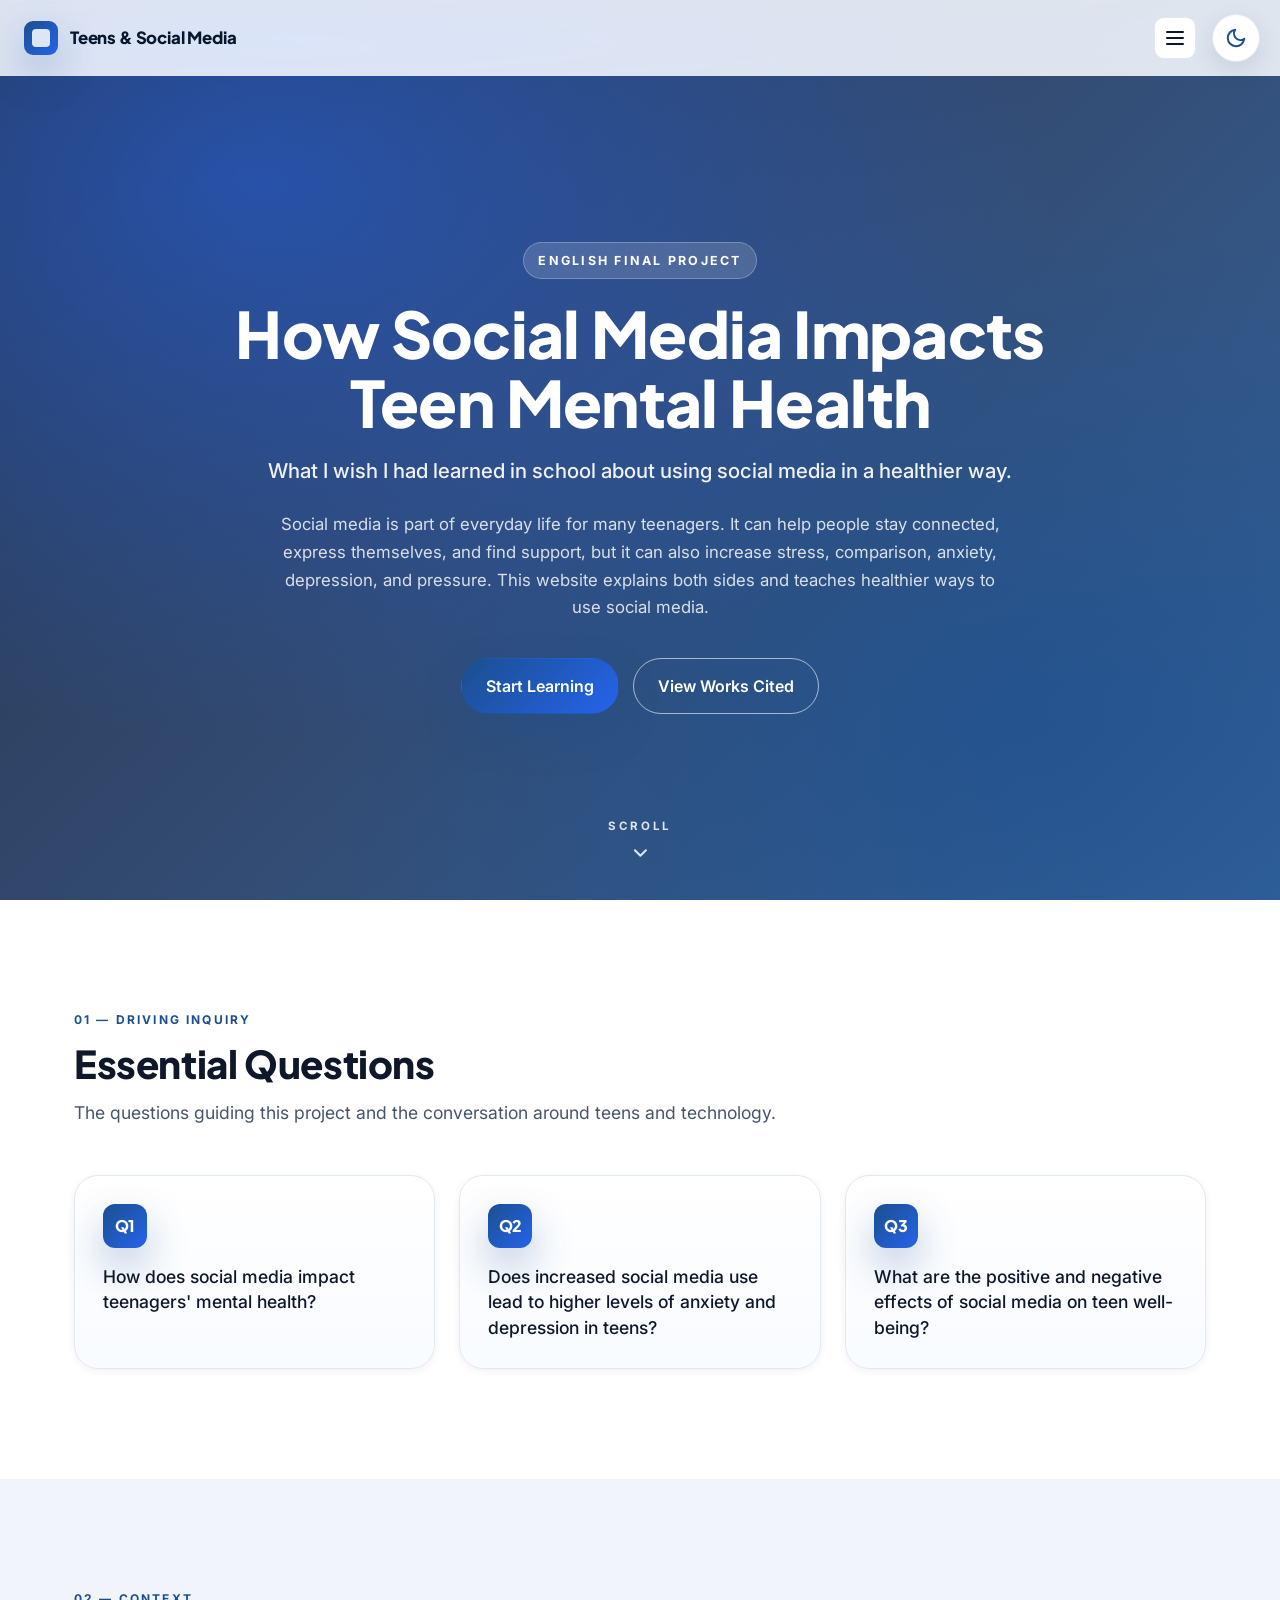
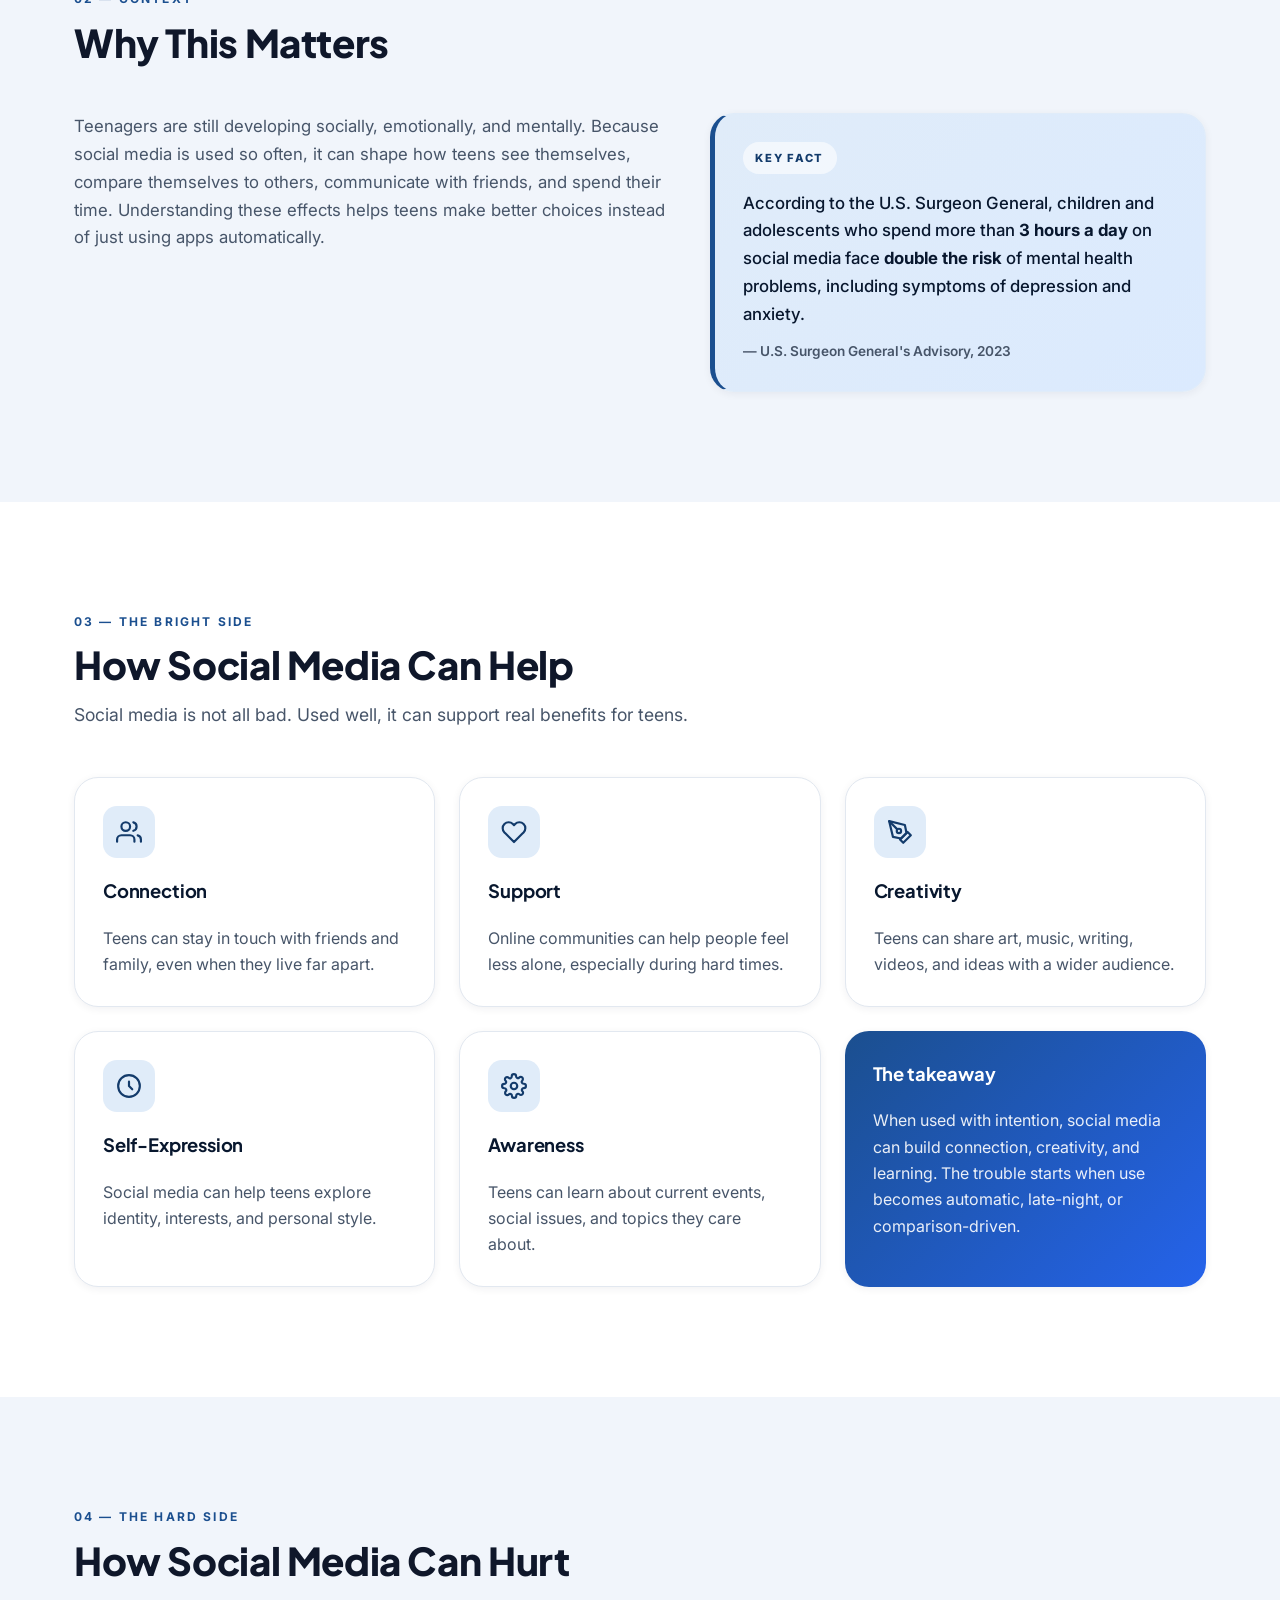
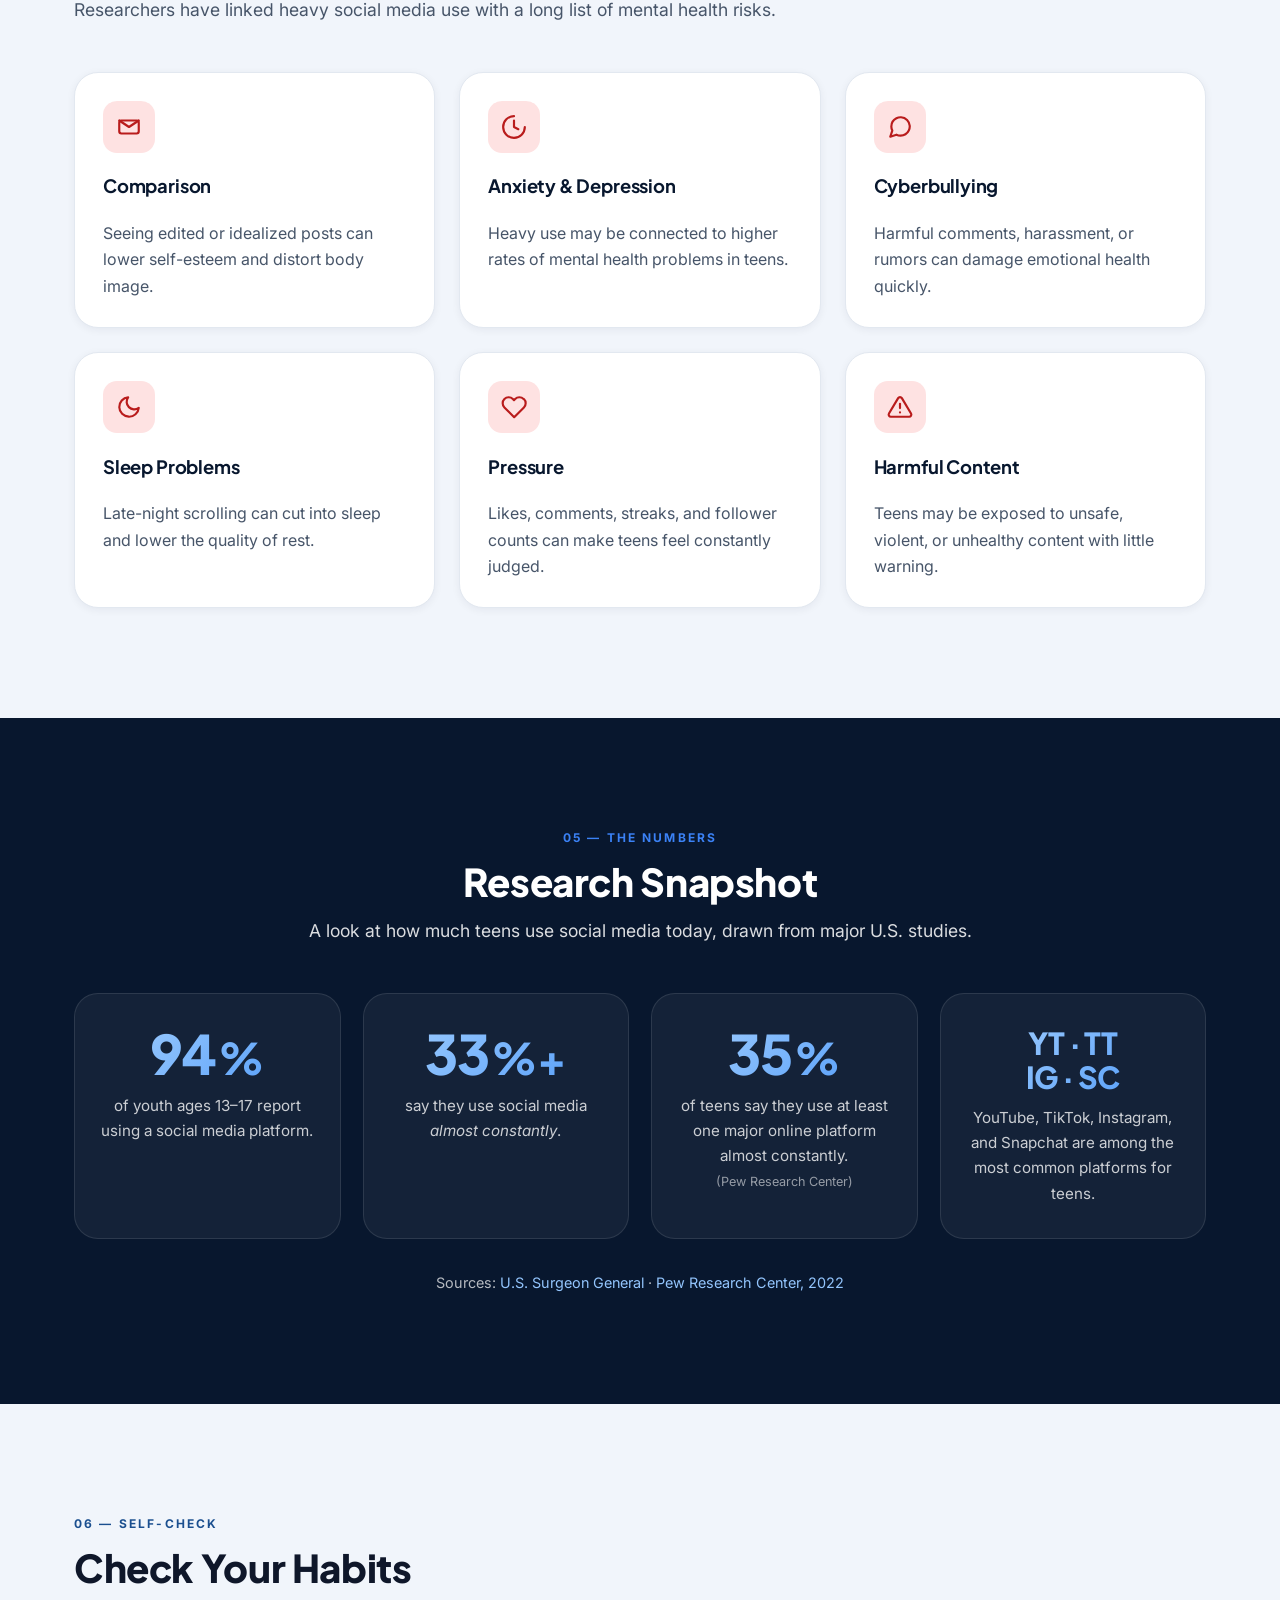
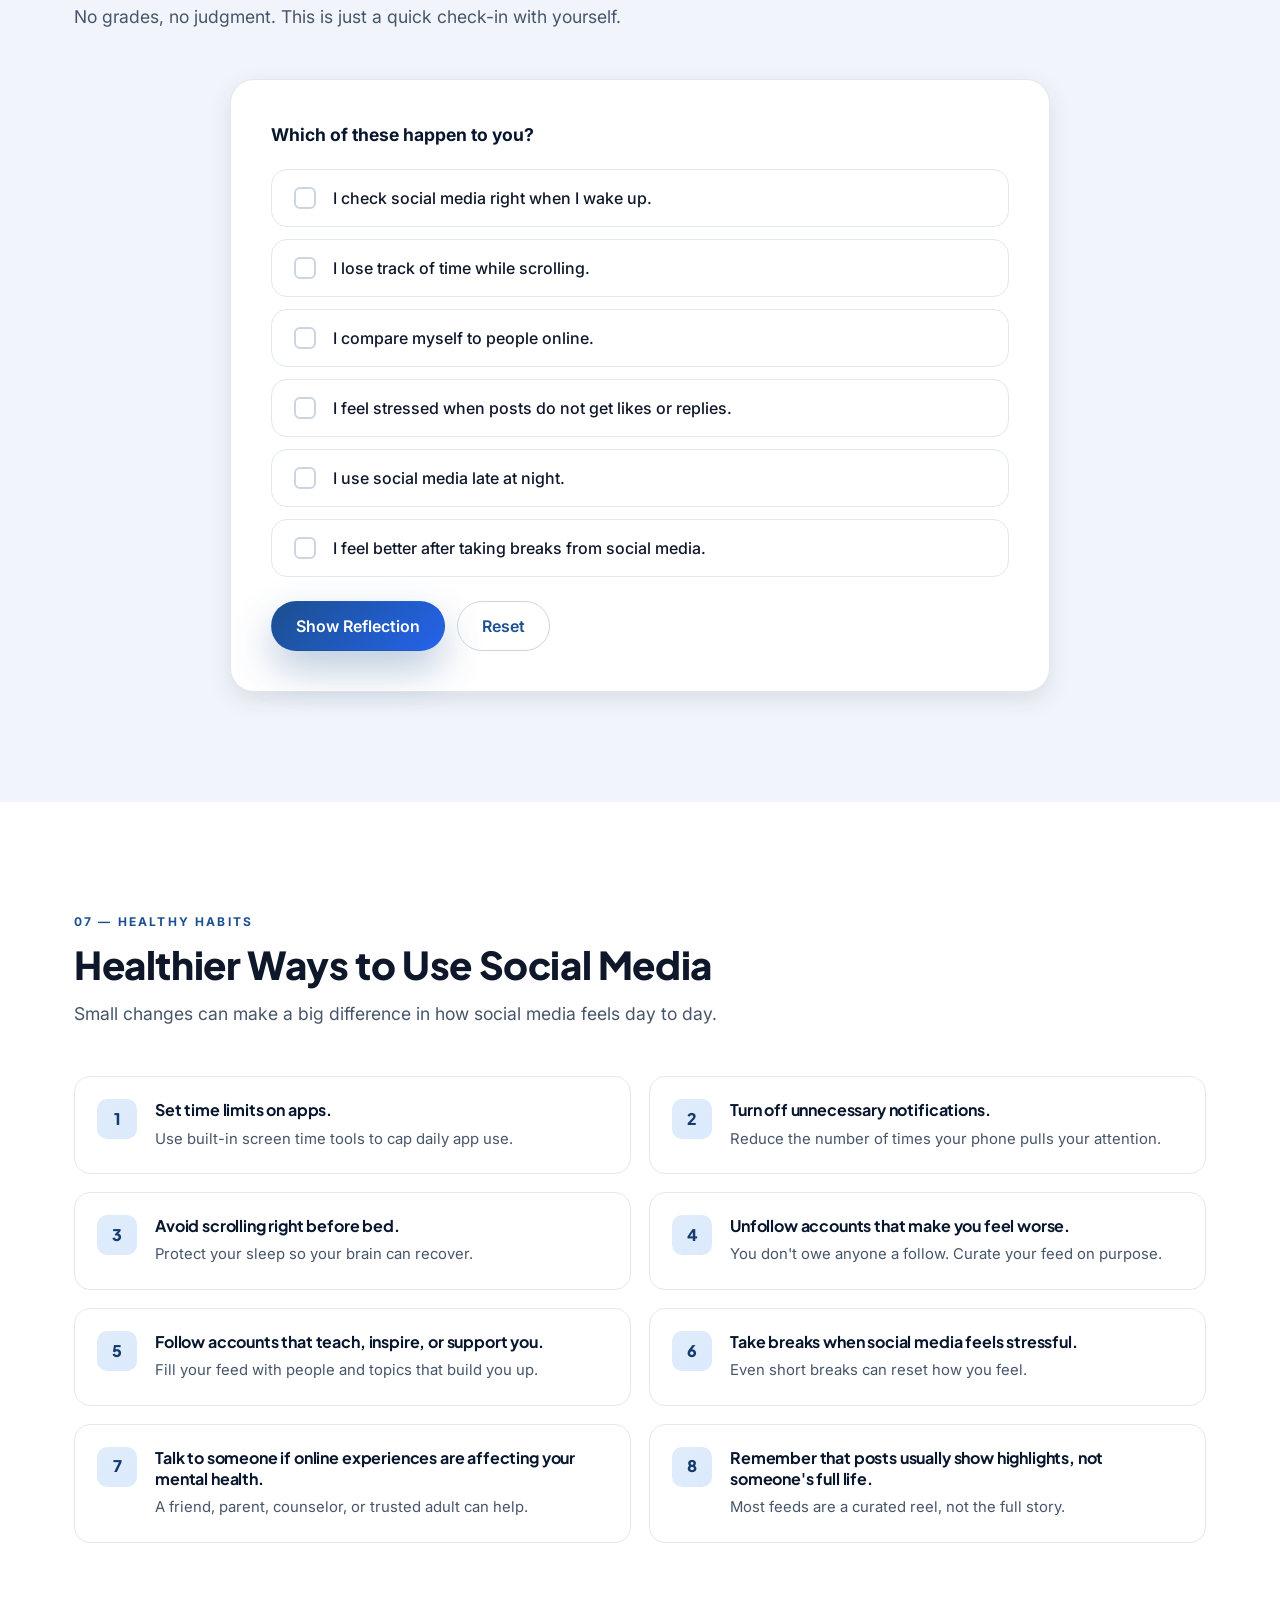
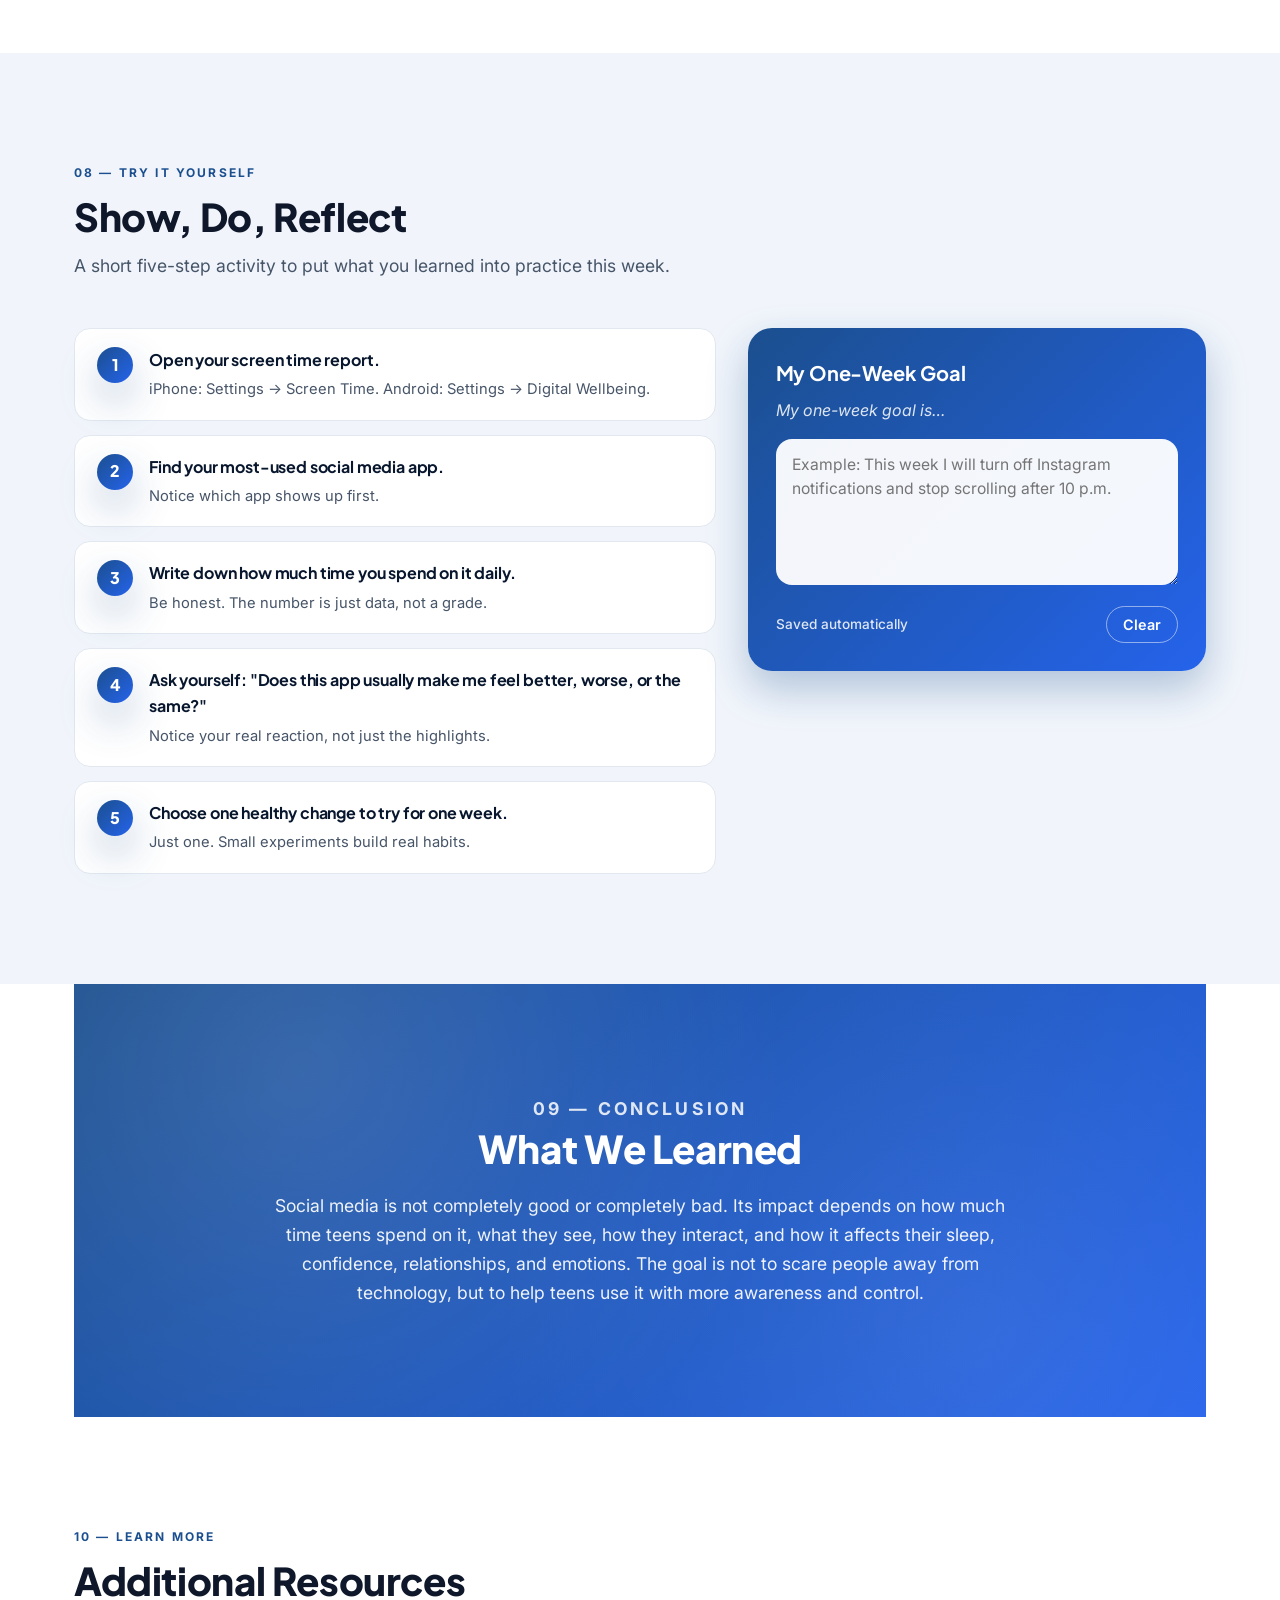
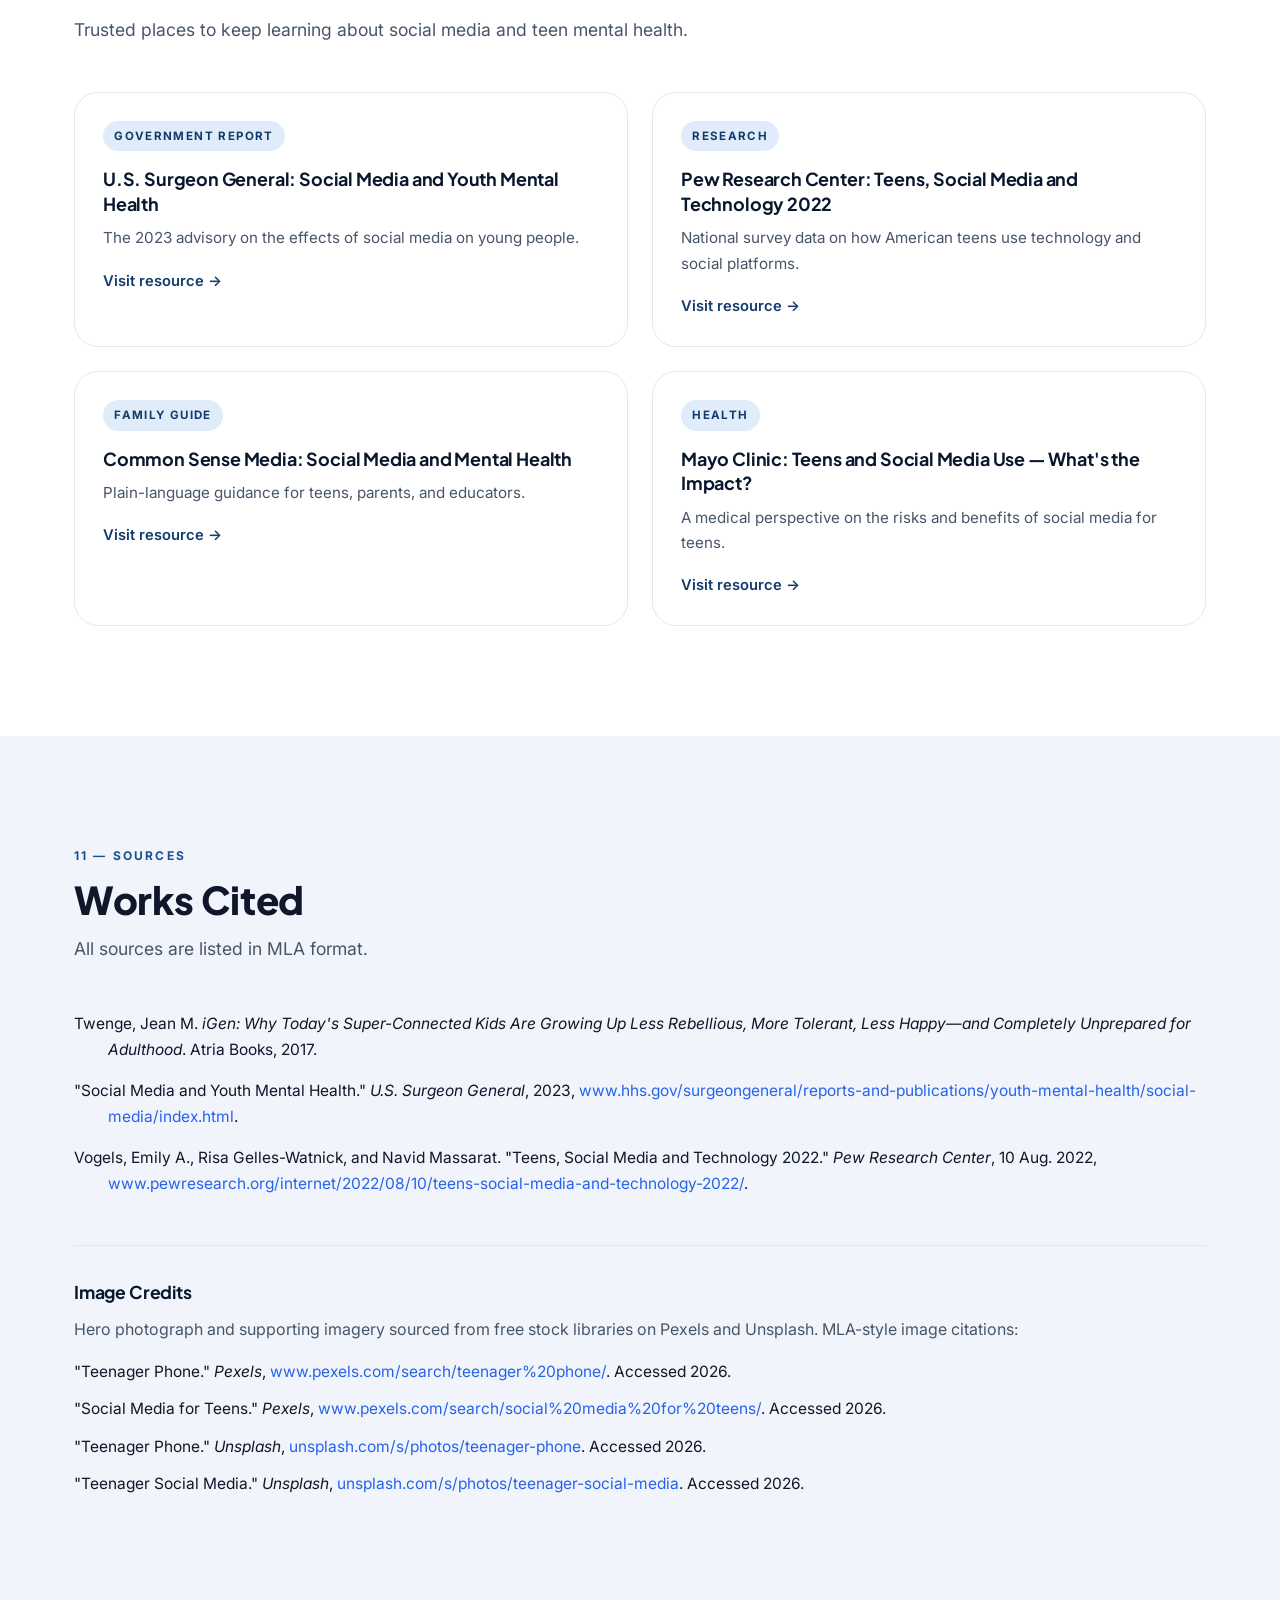
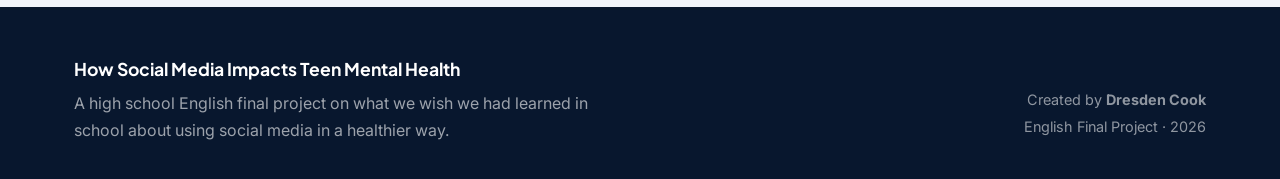
<file: index.html>
<!DOCTYPE html>
<html lang="en">
<head>
  <meta charset="UTF-8" />
  <meta name="viewport" content="width=device-width, initial-scale=1.0" />
  <meta name="description" content="A high school project on how social media impacts teen mental health, including positive effects, negative effects, research, and healthier habits." />
  <title>How Social Media Impacts Teen Mental Health</title>
  <link rel="preconnect" href="https://fonts.googleapis.com" />
  <link rel="preconnect" href="https://fonts.gstatic.com" crossorigin />
  <link href="https://fonts.googleapis.com/css2?family=Plus+Jakarta+Sans:wght@400;500;600;700;800&family=Inter:wght@400;500;600;700&display=swap" rel="stylesheet" />
  <link rel="stylesheet" href="styles.css?v=4" />
  <script>
    // Apply saved theme before paint to avoid flash of wrong theme.
    (function () {
      try {
        var t = localStorage.getItem("teen-sm-theme");
        if (!t) {
          t = window.matchMedia && window.matchMedia("(prefers-color-scheme: dark)").matches ? "dark" : "light";
        }
        if (t === "dark") document.documentElement.setAttribute("data-theme", "dark");
      } catch (e) {}
    })();
  </script>
</head>
<body>
  <!-- ===================== NAVIGATION ===================== -->
  <header class="navbar" id="navbar">
    <div class="nav-container">
      <a href="#hero" class="nav-logo">
        <span class="logo-mark" aria-hidden="true"></span>
        <span class="logo-text">Teens &amp; Social Media</span>
      </a>
      <nav class="nav-links" id="navLinks" aria-label="Primary">
        <a href="#essential-questions">Questions</a>
        <a href="#why">Why It Matters</a>
        <a href="#positive">Positives</a>
        <a href="#negative">Negatives</a>
        <a href="#research">Research</a>
        <a href="#quiz">Self-Check</a>
        <a href="#habits">Habits</a>
        <a href="#activity">Try It</a>
        <a href="#resources">Resources</a>
        <a href="#works-cited">Works Cited</a>
      </nav>
      <button class="nav-toggle" id="navToggle" aria-label="Open menu" aria-expanded="false">
        <span></span><span></span><span></span>
      </button>
    </div>
    <button class="theme-toggle" id="themeToggle" type="button" aria-label="Switch to dark mode" title="Toggle theme">
      <svg class="icon-sun" viewBox="0 0 24 24" fill="none" stroke="currentColor" stroke-width="2.2" stroke-linecap="round" stroke-linejoin="round" aria-hidden="true">
        <circle cx="12" cy="12" r="4"/>
        <path d="M12 2v2M12 20v2M4.93 4.93l1.41 1.41M17.66 17.66l1.41 1.41M2 12h2M20 12h2M4.93 19.07l1.41-1.41M17.66 6.34l1.41-1.41"/>
      </svg>
      <svg class="icon-moon" viewBox="0 0 24 24" fill="none" stroke="currentColor" stroke-width="2.2" stroke-linecap="round" stroke-linejoin="round" aria-hidden="true">
        <path d="M21 12.79A9 9 0 1 1 11.21 3 7 7 0 0 0 21 12.79z"/>
      </svg>
    </button>
  </header>

  <main>
    <!-- ===================== HERO ===================== -->
    <section class="hero" id="hero">
      <div class="hero-bg" aria-hidden="true"></div>
      <div class="hero-overlay" aria-hidden="true"></div>
      <div class="hero-content">
        <p class="eyebrow">English Final Project</p>
        <h1>How Social Media Impacts Teen Mental Health</h1>
        <p class="subtitle">What I wish I had learned in school about using social media in a healthier way.</p>
        <p class="hero-intro">
          Social media is part of everyday life for many teenagers. It can help people stay connected,
          express themselves, and find support, but it can also increase stress, comparison, anxiety,
          depression, and pressure. This website explains both sides and teaches healthier ways to use social media.
        </p>
        <div class="hero-buttons">
          <a href="#essential-questions" class="btn btn-primary">Start Learning</a>
          <a href="#works-cited" class="btn btn-ghost">View Works Cited</a>
        </div>
      </div>
      <a href="#essential-questions" class="scroll-indicator" aria-label="Scroll to next section">
        <span class="scroll-label">Scroll</span>
        <svg viewBox="0 0 24 24" fill="none" stroke="currentColor" stroke-width="2.2" stroke-linecap="round" stroke-linejoin="round" aria-hidden="true">
          <polyline points="6 9 12 15 18 9"/>
        </svg>
      </a>
    </section>

    <!-- ===================== ESSENTIAL QUESTIONS ===================== -->
    <section class="section" id="essential-questions">
      <div class="container">
        <div class="section-header">
          <p class="section-eyebrow">01 — Driving Inquiry</p>
          <h2>Essential Questions</h2>
          <p class="section-lede">The questions guiding this project and the conversation around teens and technology.</p>
        </div>
        <div class="grid grid-3">
          <article class="card question-card">
            <div class="card-number">Q1</div>
            <p>How does social media impact teenagers' mental health?</p>
          </article>
          <article class="card question-card">
            <div class="card-number">Q2</div>
            <p>Does increased social media use lead to higher levels of anxiety and depression in teens?</p>
          </article>
          <article class="card question-card">
            <div class="card-number">Q3</div>
            <p>What are the positive and negative effects of social media on teen well-being?</p>
          </article>
        </div>
      </div>
    </section>

    <!-- ===================== WHY THIS MATTERS ===================== -->
    <section class="section section-alt" id="why">
      <div class="container">
        <div class="section-header">
          <p class="section-eyebrow">02 — Context</p>
          <h2>Why This Matters</h2>
        </div>
        <div class="two-col">
          <div class="prose">
            <p>
              Teenagers are still developing socially, emotionally, and mentally. Because social media is
              used so often, it can shape how teens see themselves, compare themselves to others, communicate
              with friends, and spend their time. Understanding these effects helps teens make better
              choices instead of just using apps automatically.
            </p>
          </div>
          <aside class="callout">
            <div class="callout-tag">Key Fact</div>
            <p>
              According to the U.S. Surgeon General, children and adolescents who spend more than
              <strong>3 hours a day</strong> on social media face <strong>double the risk</strong> of
              mental health problems, including symptoms of depression and anxiety.
            </p>
            <cite>— U.S. Surgeon General's Advisory, 2023</cite>
          </aside>
        </div>
      </div>
    </section>

    <!-- ===================== POSITIVE SIDE ===================== -->
    <section class="section" id="positive">
      <div class="container">
        <div class="section-header">
          <p class="section-eyebrow">03 — The Bright Side</p>
          <h2>How Social Media Can Help</h2>
          <p class="section-lede">Social media is not all bad. Used well, it can support real benefits for teens.</p>
        </div>
        <div class="grid grid-3">
          <article class="card icon-card positive">
            <div class="icon-circle" aria-hidden="true">
              <svg viewBox="0 0 24 24" fill="none" stroke="currentColor" stroke-width="2" stroke-linecap="round" stroke-linejoin="round"><path d="M17 21v-2a4 4 0 0 0-4-4H5a4 4 0 0 0-4 4v2"/><circle cx="9" cy="7" r="4"/><path d="M23 21v-2a4 4 0 0 0-3-3.87"/><path d="M16 3.13a4 4 0 0 1 0 7.75"/></svg>
            </div>
            <h3>Connection</h3>
            <p>Teens can stay in touch with friends and family, even when they live far apart.</p>
          </article>
          <article class="card icon-card positive">
            <div class="icon-circle" aria-hidden="true">
              <svg viewBox="0 0 24 24" fill="none" stroke="currentColor" stroke-width="2" stroke-linecap="round" stroke-linejoin="round"><path d="M20.84 4.61a5.5 5.5 0 0 0-7.78 0L12 5.67l-1.06-1.06a5.5 5.5 0 0 0-7.78 7.78l1.06 1.06L12 21.23l7.78-7.78 1.06-1.06a5.5 5.5 0 0 0 0-7.78z"/></svg>
            </div>
            <h3>Support</h3>
            <p>Online communities can help people feel less alone, especially during hard times.</p>
          </article>
          <article class="card icon-card positive">
            <div class="icon-circle" aria-hidden="true">
              <svg viewBox="0 0 24 24" fill="none" stroke="currentColor" stroke-width="2" stroke-linecap="round" stroke-linejoin="round"><path d="M12 19l7-7 3 3-7 7-3-3z"/><path d="M18 13l-1.5-7.5L2 2l3.5 14.5L13 18l5-5z"/><path d="M2 2l7.586 7.586"/><circle cx="11" cy="11" r="2"/></svg>
            </div>
            <h3>Creativity</h3>
            <p>Teens can share art, music, writing, videos, and ideas with a wider audience.</p>
          </article>
          <article class="card icon-card positive">
            <div class="icon-circle" aria-hidden="true">
              <svg viewBox="0 0 24 24" fill="none" stroke="currentColor" stroke-width="2" stroke-linecap="round" stroke-linejoin="round"><circle cx="12" cy="12" r="10"/><path d="M12 8v4l3 3"/></svg>
            </div>
            <h3>Self-Expression</h3>
            <p>Social media can help teens explore identity, interests, and personal style.</p>
          </article>
          <article class="card icon-card positive">
            <div class="icon-circle" aria-hidden="true">
              <svg viewBox="0 0 24 24" fill="none" stroke="currentColor" stroke-width="2" stroke-linecap="round" stroke-linejoin="round"><circle cx="12" cy="12" r="3"/><path d="M19.4 15a1.65 1.65 0 0 0 .33 1.82l.06.06a2 2 0 1 1-2.83 2.83l-.06-.06a1.65 1.65 0 0 0-1.82-.33 1.65 1.65 0 0 0-1 1.51V21a2 2 0 0 1-4 0v-.09a1.65 1.65 0 0 0-1-1.51 1.65 1.65 0 0 0-1.82.33l-.06.06a2 2 0 1 1-2.83-2.83l.06-.06a1.65 1.65 0 0 0 .33-1.82 1.65 1.65 0 0 0-1.51-1H3a2 2 0 0 1 0-4h.09a1.65 1.65 0 0 0 1.51-1 1.65 1.65 0 0 0-.33-1.82l-.06-.06a2 2 0 1 1 2.83-2.83l.06.06a1.65 1.65 0 0 0 1.82.33h0a1.65 1.65 0 0 0 1-1.51V3a2 2 0 0 1 4 0v.09a1.65 1.65 0 0 0 1 1.51h0a1.65 1.65 0 0 0 1.82-.33l.06-.06a2 2 0 1 1 2.83 2.83l-.06.06a1.65 1.65 0 0 0-.33 1.82v0a1.65 1.65 0 0 0 1.51 1H21a2 2 0 0 1 0 4h-.09a1.65 1.65 0 0 0-1.51 1z"/></svg>
            </div>
            <h3>Awareness</h3>
            <p>Teens can learn about current events, social issues, and topics they care about.</p>
          </article>
          <article class="card icon-card positive accent-card">
            <h3>The takeaway</h3>
            <p>When used with intention, social media can build connection, creativity, and learning. The trouble starts when use becomes automatic, late-night, or comparison-driven.</p>
          </article>
        </div>
      </div>
    </section>

    <!-- ===================== NEGATIVE SIDE ===================== -->
    <section class="section section-alt" id="negative">
      <div class="container">
        <div class="section-header">
          <p class="section-eyebrow">04 — The Hard Side</p>
          <h2>How Social Media Can Hurt</h2>
          <p class="section-lede">Researchers have linked heavy social media use with a long list of mental health risks.</p>
        </div>
        <div class="grid grid-3">
          <article class="card icon-card negative">
            <div class="icon-circle" aria-hidden="true">
              <svg viewBox="0 0 24 24" fill="none" stroke="currentColor" stroke-width="2" stroke-linecap="round" stroke-linejoin="round"><path d="M3 6l9 6 9-6"/><rect x="3" y="6" width="18" height="12" rx="2"/></svg>
            </div>
            <h3>Comparison</h3>
            <p>Seeing edited or idealized posts can lower self-esteem and distort body image.</p>
          </article>
          <article class="card icon-card negative">
            <div class="icon-circle" aria-hidden="true">
              <svg viewBox="0 0 24 24" fill="none" stroke="currentColor" stroke-width="2" stroke-linecap="round" stroke-linejoin="round"><path d="M12 2a10 10 0 1 0 10 10"/><path d="M12 6v6l4 2"/></svg>
            </div>
            <h3>Anxiety &amp; Depression</h3>
            <p>Heavy use may be connected to higher rates of mental health problems in teens.</p>
          </article>
          <article class="card icon-card negative">
            <div class="icon-circle" aria-hidden="true">
              <svg viewBox="0 0 24 24" fill="none" stroke="currentColor" stroke-width="2" stroke-linecap="round" stroke-linejoin="round"><path d="M21 11.5a8.38 8.38 0 0 1-.9 3.8 8.5 8.5 0 0 1-7.6 4.7 8.38 8.38 0 0 1-3.8-.9L3 21l1.9-5.7a8.38 8.38 0 0 1-.9-3.8 8.5 8.5 0 0 1 4.7-7.6 8.38 8.38 0 0 1 3.8-.9h.5a8.48 8.48 0 0 1 8 8v.5z"/></svg>
            </div>
            <h3>Cyberbullying</h3>
            <p>Harmful comments, harassment, or rumors can damage emotional health quickly.</p>
          </article>
          <article class="card icon-card negative">
            <div class="icon-circle" aria-hidden="true">
              <svg viewBox="0 0 24 24" fill="none" stroke="currentColor" stroke-width="2" stroke-linecap="round" stroke-linejoin="round"><path d="M21 12.79A9 9 0 1 1 11.21 3 7 7 0 0 0 21 12.79z"/></svg>
            </div>
            <h3>Sleep Problems</h3>
            <p>Late-night scrolling can cut into sleep and lower the quality of rest.</p>
          </article>
          <article class="card icon-card negative">
            <div class="icon-circle" aria-hidden="true">
              <svg viewBox="0 0 24 24" fill="none" stroke="currentColor" stroke-width="2" stroke-linecap="round" stroke-linejoin="round"><path d="M20.84 4.61a5.5 5.5 0 0 0-7.78 0L12 5.67l-1.06-1.06a5.5 5.5 0 0 0-7.78 7.78l9 9 9-9a5.5 5.5 0 0 0 0-7.78z"/></svg>
            </div>
            <h3>Pressure</h3>
            <p>Likes, comments, streaks, and follower counts can make teens feel constantly judged.</p>
          </article>
          <article class="card icon-card negative">
            <div class="icon-circle" aria-hidden="true">
              <svg viewBox="0 0 24 24" fill="none" stroke="currentColor" stroke-width="2" stroke-linecap="round" stroke-linejoin="round"><path d="M10.29 3.86L1.82 18a2 2 0 0 0 1.71 3h16.94a2 2 0 0 0 1.71-3L13.71 3.86a2 2 0 0 0-3.42 0z"/><line x1="12" y1="9" x2="12" y2="13"/><line x1="12" y1="17" x2="12.01" y2="17"/></svg>
            </div>
            <h3>Harmful Content</h3>
            <p>Teens may be exposed to unsafe, violent, or unhealthy content with little warning.</p>
          </article>
        </div>
      </div>
    </section>

    <!-- ===================== RESEARCH SNAPSHOT ===================== -->
    <section class="section research-section" id="research">
      <div class="container">
        <div class="section-header center">
          <p class="section-eyebrow">05 — The Numbers</p>
          <h2>Research Snapshot</h2>
          <p class="section-lede">A look at how much teens use social media today, drawn from major U.S. studies.</p>
        </div>
        <div class="stats-grid">
          <div class="stat">
            <div class="stat-number"><span class="counter" data-target="95">0</span><span class="stat-suffix">%</span></div>
            <p class="stat-label">of youth ages 13–17 report using a social media platform.</p>
          </div>
          <div class="stat">
            <div class="stat-number"><span class="counter" data-target="33">0</span><span class="stat-suffix">%+</span></div>
            <p class="stat-label">say they use social media <em>almost constantly</em>.</p>
          </div>
          <div class="stat">
            <div class="stat-number"><span class="counter" data-target="35">0</span><span class="stat-suffix">%</span></div>
            <p class="stat-label">of teens say they use at least one major online platform almost constantly. <small>(Pew Research Center)</small></p>
          </div>
          <div class="stat">
            <div class="stat-number stat-text">YT · TT<br/>IG · SC</div>
            <p class="stat-label">YouTube, TikTok, Instagram, and Snapchat are among the most common platforms for teens.</p>
          </div>
        </div>
        <p class="research-sources">
          Sources:
          <a href="https://www.hhs.gov/surgeongeneral/reports-and-publications/youth-mental-health/social-media/index.html" target="_blank" rel="noopener">U.S. Surgeon General</a>
          ·
          <a href="https://www.pewresearch.org/internet/2022/08/10/teens-social-media-and-technology-2022/" target="_blank" rel="noopener">Pew Research Center, 2022</a>
        </p>
      </div>
    </section>

    <!-- ===================== INTERACTIVE QUIZ ===================== -->
    <section class="section section-alt" id="quiz">
      <div class="container">
        <div class="section-header">
          <p class="section-eyebrow">06 — Self-Check</p>
          <h2>Check Your Habits</h2>
          <p class="section-lede">No grades, no judgment. This is just a quick check-in with yourself.</p>
        </div>
        <div class="quiz-card">
          <p class="quiz-question"><strong>Which of these happen to you?</strong></p>
          <form id="habitsQuiz" class="quiz-options">
            <label class="check-option"><input type="checkbox" /><span>I check social media right when I wake up.</span></label>
            <label class="check-option"><input type="checkbox" /><span>I lose track of time while scrolling.</span></label>
            <label class="check-option"><input type="checkbox" /><span>I compare myself to people online.</span></label>
            <label class="check-option"><input type="checkbox" /><span>I feel stressed when posts do not get likes or replies.</span></label>
            <label class="check-option"><input type="checkbox" /><span>I use social media late at night.</span></label>
            <label class="check-option"><input type="checkbox" /><span>I feel better after taking breaks from social media.</span></label>
          </form>
          <div class="quiz-actions">
            <button type="button" class="btn btn-primary" id="reflectBtn">Show Reflection</button>
            <button type="button" class="btn btn-ghost" id="resetQuizBtn">Reset</button>
          </div>
          <div class="reflection" id="reflectionBox" hidden>
            <p>
              If you checked several boxes, social media may be affecting your mood, time, or confidence.
              That does not mean you need to delete everything, but it may help to set boundaries and pay
              attention to how different apps make you feel.
            </p>
            <p class="reflection-count" id="reflectionCount"></p>
          </div>
        </div>
      </div>
    </section>

    <!-- ===================== HEALTHY HABITS ===================== -->
    <section class="section" id="habits">
      <div class="container">
        <div class="section-header">
          <p class="section-eyebrow">07 — Healthy Habits</p>
          <h2>Healthier Ways to Use Social Media</h2>
          <p class="section-lede">Small changes can make a big difference in how social media feels day to day.</p>
        </div>
        <ol class="habit-list">
          <li><div class="habit-num">1</div><div><h3>Set time limits on apps.</h3><p>Use built-in screen time tools to cap daily app use.</p></div></li>
          <li><div class="habit-num">2</div><div><h3>Turn off unnecessary notifications.</h3><p>Reduce the number of times your phone pulls your attention.</p></div></li>
          <li><div class="habit-num">3</div><div><h3>Avoid scrolling right before bed.</h3><p>Protect your sleep so your brain can recover.</p></div></li>
          <li><div class="habit-num">4</div><div><h3>Unfollow accounts that make you feel worse.</h3><p>You don't owe anyone a follow. Curate your feed on purpose.</p></div></li>
          <li><div class="habit-num">5</div><div><h3>Follow accounts that teach, inspire, or support you.</h3><p>Fill your feed with people and topics that build you up.</p></div></li>
          <li><div class="habit-num">6</div><div><h3>Take breaks when social media feels stressful.</h3><p>Even short breaks can reset how you feel.</p></div></li>
          <li><div class="habit-num">7</div><div><h3>Talk to someone if online experiences are affecting your mental health.</h3><p>A friend, parent, counselor, or trusted adult can help.</p></div></li>
          <li><div class="habit-num">8</div><div><h3>Remember that posts usually show highlights, not someone's full life.</h3><p>Most feeds are a curated reel, not the full story.</p></div></li>
        </ol>
      </div>
    </section>

    <!-- ===================== ACTIVITY ===================== -->
    <section class="section section-alt" id="activity">
      <div class="container">
        <div class="section-header">
          <p class="section-eyebrow">08 — Try It Yourself</p>
          <h2>Show, Do, Reflect</h2>
          <p class="section-lede">A short five-step activity to put what you learned into practice this week.</p>
        </div>
        <div class="activity-grid">
          <ol class="steps">
            <li><span class="step-num">1</span><div><h3>Open your screen time report.</h3><p>iPhone: Settings → Screen Time. Android: Settings → Digital Wellbeing.</p></div></li>
            <li><span class="step-num">2</span><div><h3>Find your most-used social media app.</h3><p>Notice which app shows up first.</p></div></li>
            <li><span class="step-num">3</span><div><h3>Write down how much time you spend on it daily.</h3><p>Be honest. The number is just data, not a grade.</p></div></li>
            <li><span class="step-num">4</span><div><h3>Ask yourself: "Does this app usually make me feel better, worse, or the same?"</h3><p>Notice your real reaction, not just the highlights.</p></div></li>
            <li><span class="step-num">5</span><div><h3>Choose one healthy change to try for one week.</h3><p>Just one. Small experiments build real habits.</p></div></li>
          </ol>
          <aside class="goal-box">
            <h3>My One-Week Goal</h3>
            <p class="goal-prompt">My one-week goal is…</p>
            <textarea
              id="goalInput"
              rows="5"
              placeholder="Example: This week I will turn off Instagram notifications and stop scrolling after 10 p.m."
              aria-label="My one-week goal"
            ></textarea>
            <div class="goal-actions">
              <span class="goal-status" id="goalStatus" aria-live="polite">Saved automatically</span>
              <button type="button" class="btn btn-ghost btn-sm" id="clearGoalBtn">Clear</button>
            </div>
          </aside>
        </div>
      </div>
    </section>

    <!-- ===================== CONCLUSION ===================== -->
    <section class="section conclusion-section" id="conclusion">
      <div class="container">
        <div class="conclusion-card">
          <p class="section-eyebrow light">09 — Conclusion</p>
          <h2>What We Learned</h2>
          <p>
            Social media is not completely good or completely bad. Its impact depends on how much time
            teens spend on it, what they see, how they interact, and how it affects their sleep,
            confidence, relationships, and emotions. The goal is not to scare people away from
            technology, but to help teens use it with more awareness and control.
          </p>
        </div>
      </div>
    </section>

    <!-- ===================== RESOURCES ===================== -->
    <section class="section" id="resources">
      <div class="container">
        <div class="section-header">
          <p class="section-eyebrow">10 — Learn More</p>
          <h2>Additional Resources</h2>
          <p class="section-lede">Trusted places to keep learning about social media and teen mental health.</p>
        </div>
        <div class="grid grid-2">
          <a class="resource-card" href="https://www.hhs.gov/surgeongeneral/reports-and-publications/youth-mental-health/social-media/index.html" target="_blank" rel="noopener">
            <div class="resource-tag">Government Report</div>
            <h3>U.S. Surgeon General: Social Media and Youth Mental Health</h3>
            <p>The 2023 advisory on the effects of social media on young people.</p>
            <span class="resource-link">Visit resource →</span>
          </a>
          <a class="resource-card" href="https://www.pewresearch.org/internet/2022/08/10/teens-social-media-and-technology-2022/" target="_blank" rel="noopener">
            <div class="resource-tag">Research</div>
            <h3>Pew Research Center: Teens, Social Media and Technology 2022</h3>
            <p>National survey data on how American teens use technology and social platforms.</p>
            <span class="resource-link">Visit resource →</span>
          </a>
          <a class="resource-card" href="https://www.commonsensemedia.org/articles/social-media" target="_blank" rel="noopener">
            <div class="resource-tag">Family Guide</div>
            <h3>Common Sense Media: Social Media and Mental Health</h3>
            <p>Plain-language guidance for teens, parents, and educators.</p>
            <span class="resource-link">Visit resource →</span>
          </a>
          <a class="resource-card" href="https://www.mayoclinic.org/healthy-lifestyle/tween-and-teen-health/in-depth/teens-and-social-media-use/art-20474437" target="_blank" rel="noopener">
            <div class="resource-tag">Health</div>
            <h3>Mayo Clinic: Teens and Social Media Use — What's the Impact?</h3>
            <p>A medical perspective on the risks and benefits of social media for teens.</p>
            <span class="resource-link">Visit resource →</span>
          </a>
        </div>
      </div>
    </section>

    <!-- ===================== WORKS CITED ===================== -->
    <section class="section section-alt" id="works-cited">
      <div class="container">
        <div class="section-header">
          <p class="section-eyebrow">11 — Sources</p>
          <h2>Works Cited</h2>
          <p class="section-lede">All sources are listed in MLA format.</p>
        </div>
        <div class="citations">
          <p class="citation">
            Twenge, Jean M. <em>iGen: Why Today's Super-Connected Kids Are Growing Up Less Rebellious,
            More Tolerant, Less Happy—and Completely Unprepared for Adulthood</em>. Atria Books, 2017.
          </p>
          <p class="citation">
            "Social Media and Youth Mental Health." <em>U.S. Surgeon General</em>, 2023,
            <a href="https://www.hhs.gov/surgeongeneral/reports-and-publications/youth-mental-health/social-media/index.html" target="_blank" rel="noopener">www.hhs.gov/surgeongeneral/reports-and-publications/youth-mental-health/social-media/index.html</a>.
          </p>
          <p class="citation">
            Vogels, Emily A., Risa Gelles-Watnick, and Navid Massarat. "Teens, Social Media and Technology 2022."
            <em>Pew Research Center</em>, 10 Aug. 2022,
            <a href="https://www.pewresearch.org/internet/2022/08/10/teens-social-media-and-technology-2022/" target="_blank" rel="noopener">www.pewresearch.org/internet/2022/08/10/teens-social-media-and-technology-2022/</a>.
          </p>
        </div>

        <div class="image-credits">
          <h3>Image Credits</h3>
          <p>Hero photograph and supporting imagery sourced from free stock libraries on Pexels and Unsplash. MLA-style image citations:</p>
          <ul class="citations-list">
            <li class="citation">
              "Teenager Phone." <em>Pexels</em>,
              <a href="https://www.pexels.com/search/teenager%20phone/" target="_blank" rel="noopener">www.pexels.com/search/teenager%20phone/</a>. Accessed 2026.
            </li>
            <li class="citation">
              "Social Media for Teens." <em>Pexels</em>,
              <a href="https://www.pexels.com/search/social%20media%20for%20teens/" target="_blank" rel="noopener">www.pexels.com/search/social%20media%20for%20teens/</a>. Accessed 2026.
            </li>
            <li class="citation">
              "Teenager Phone." <em>Unsplash</em>,
              <a href="https://unsplash.com/s/photos/teenager-phone" target="_blank" rel="noopener">unsplash.com/s/photos/teenager-phone</a>. Accessed 2026.
            </li>
            <li class="citation">
              "Teenager Social Media." <em>Unsplash</em>,
              <a href="https://unsplash.com/s/photos/teenager-social-media" target="_blank" rel="noopener">unsplash.com/s/photos/teenager-social-media</a>. Accessed 2026.
            </li>
          </ul>
        </div>
      </div>
    </section>
  </main>

  <!-- ===================== FOOTER ===================== -->
  <footer class="site-footer">
    <div class="container footer-grid">
      <div>
        <p class="footer-title">How Social Media Impacts Teen Mental Health</p>
        <p class="footer-sub">A high school English final project on what we wish we had learned in school about using social media in a healthier way.</p>
      </div>
      <div class="footer-meta">
        <p>Created by <strong>Dresden Cook</strong></p>
        <p>English Final Project · <span id="year"></span></p>
      </div>
    </div>
  </footer>

  <!-- ===================== BACK TO TOP ===================== -->
  <button class="back-to-top" id="backToTop" aria-label="Back to top">
    <svg viewBox="0 0 24 24" fill="none" stroke="currentColor" stroke-width="2.5" stroke-linecap="round" stroke-linejoin="round" aria-hidden="true"><polyline points="18 15 12 9 6 15"/></svg>
  </button>

  <script src="script.js?v=2" defer></script>
</body>
</html>
</file>
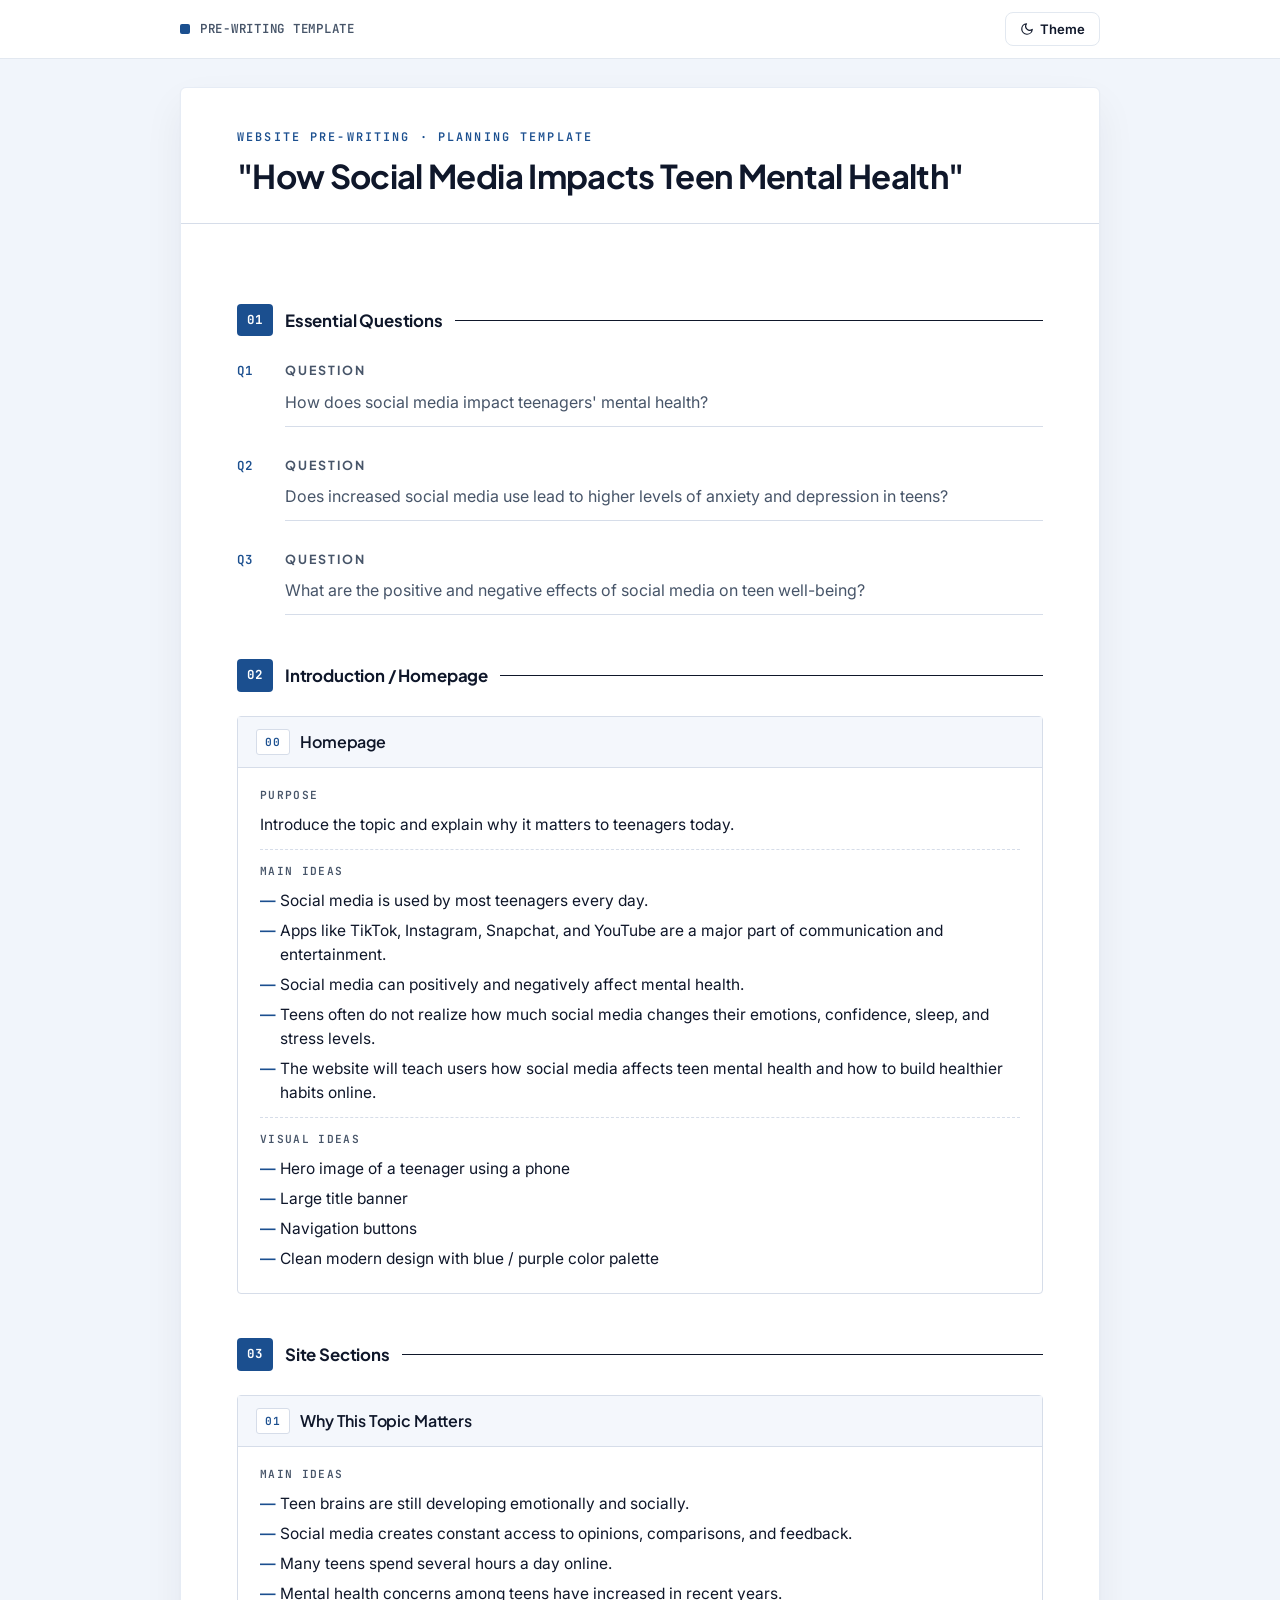
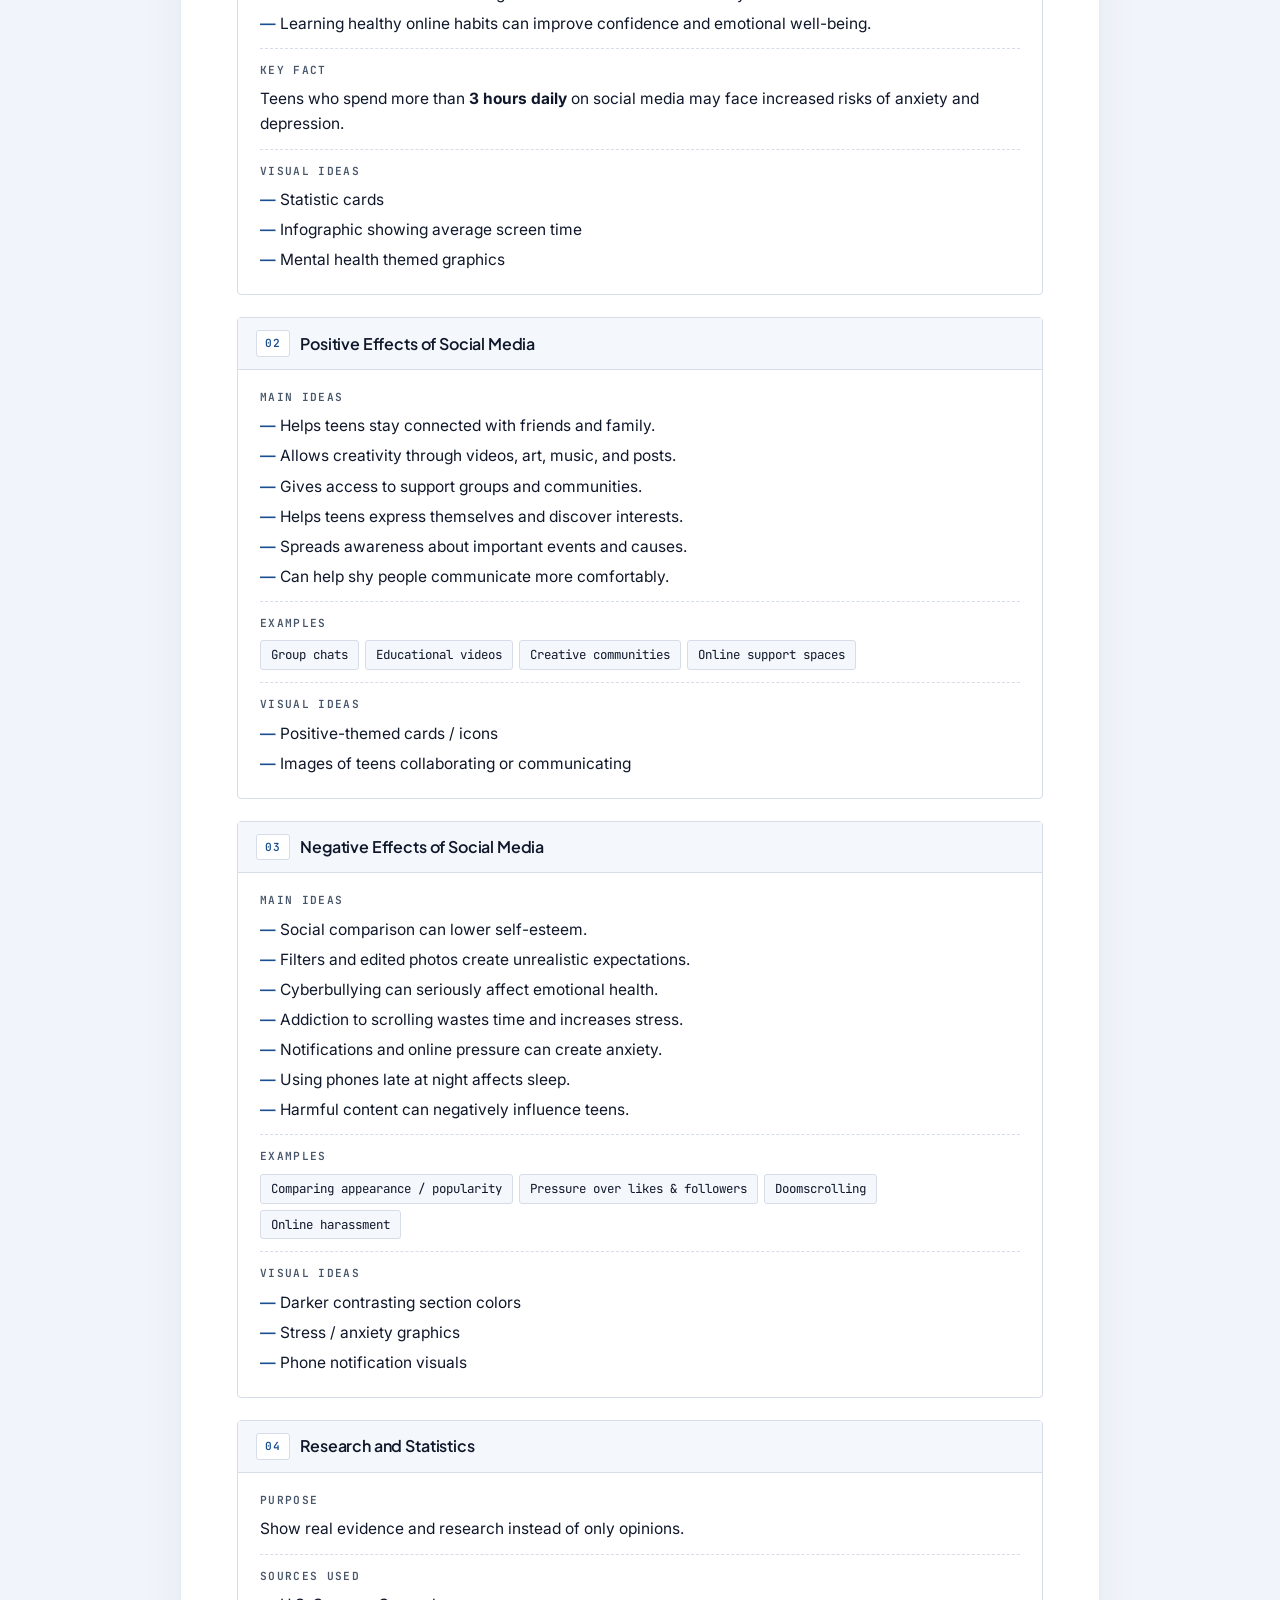
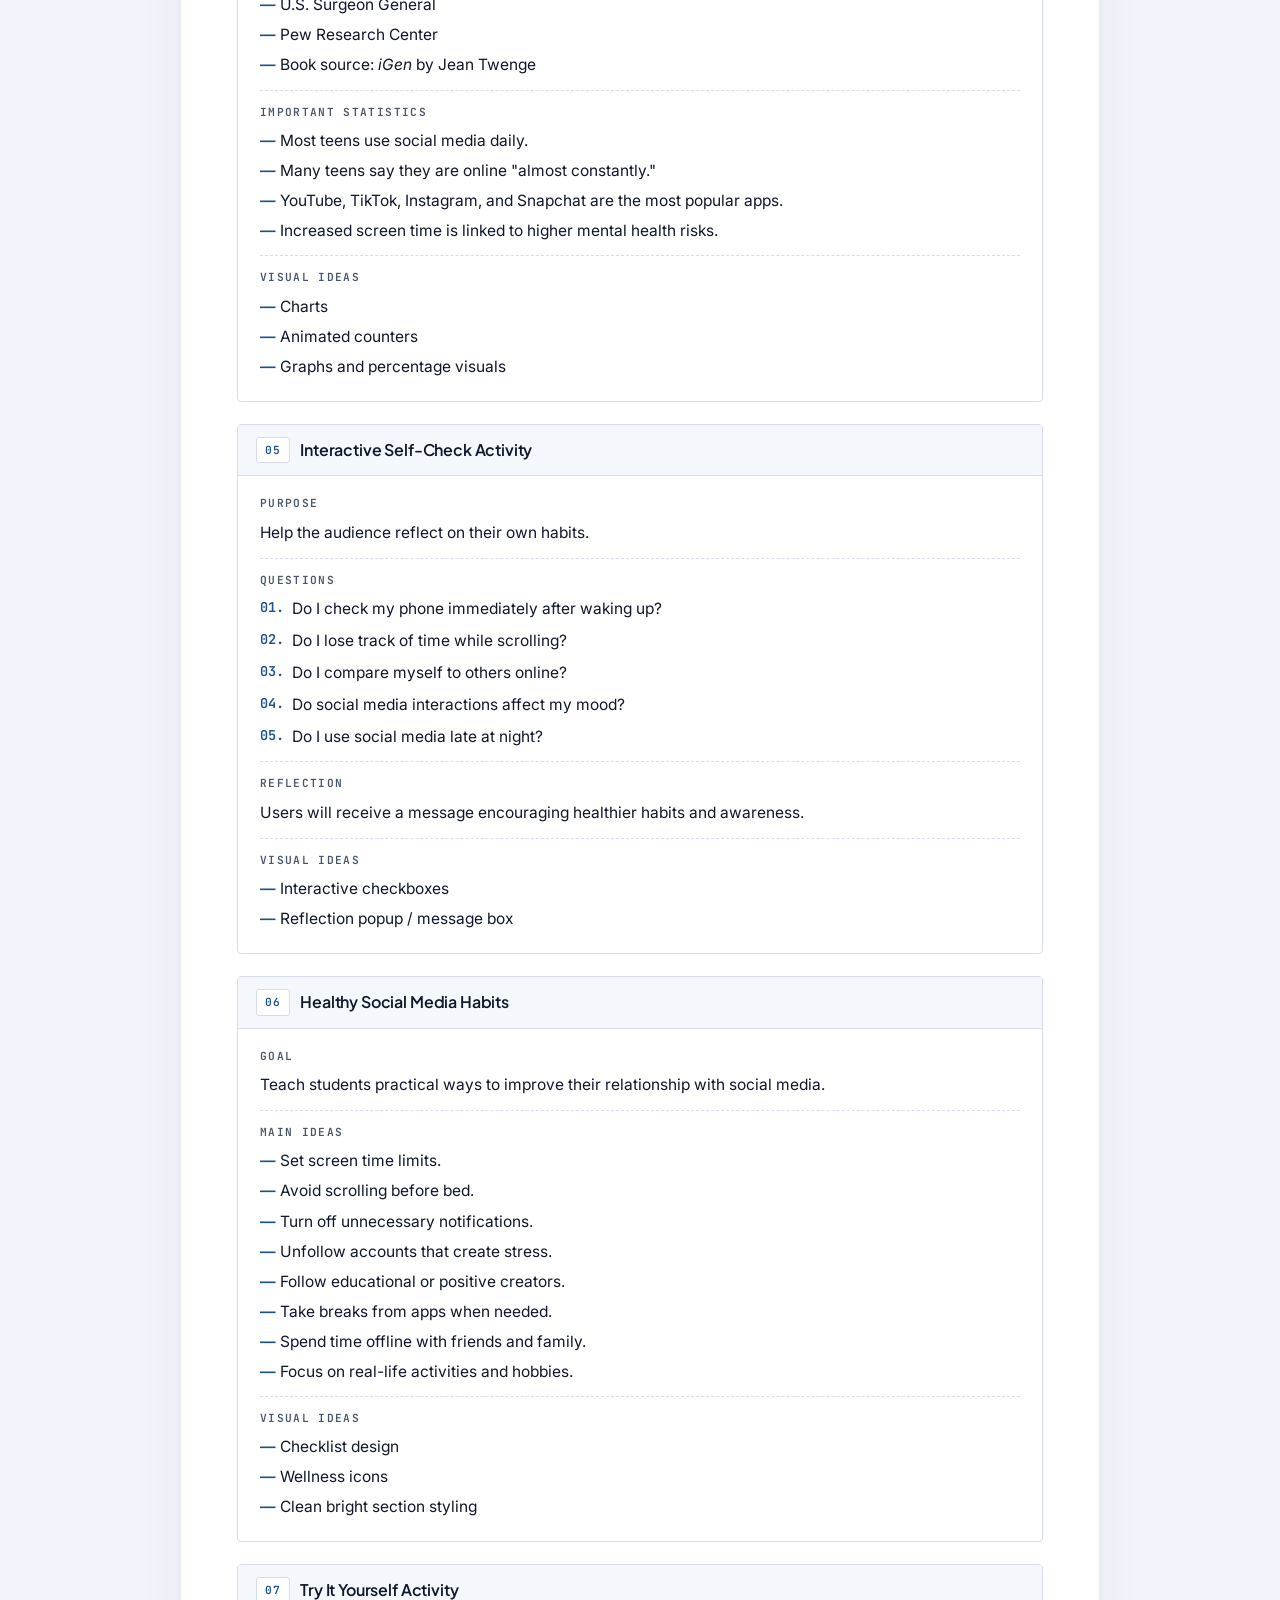
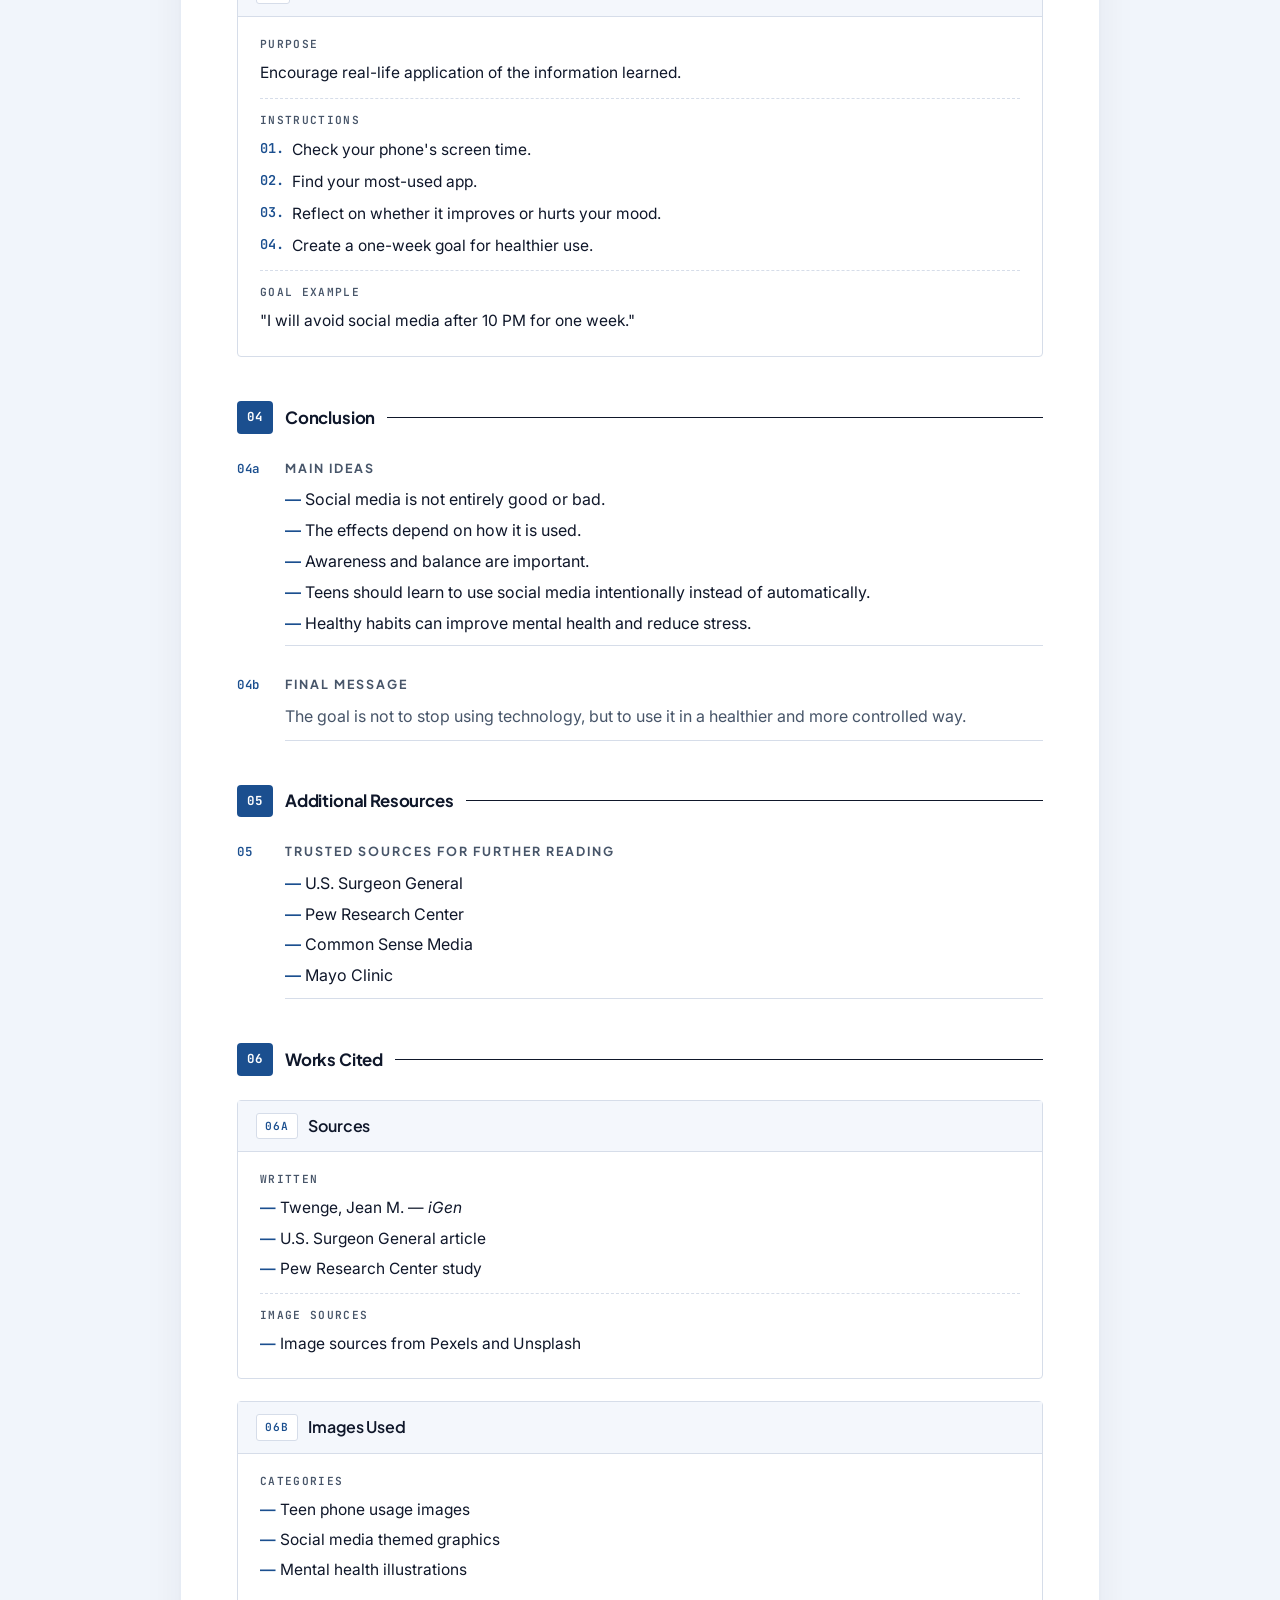
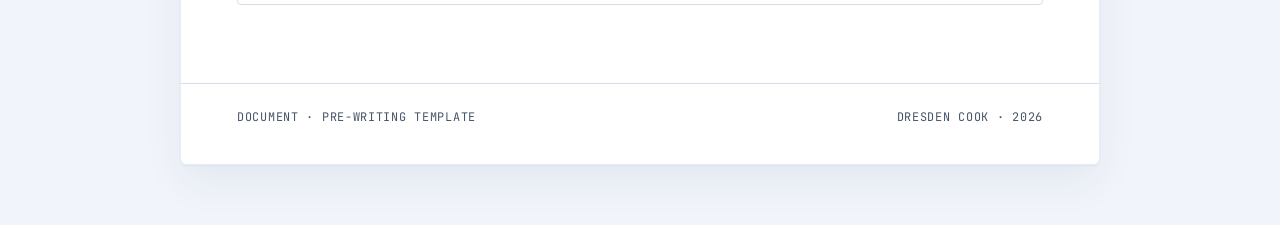
<file: prewrite.html>
<!DOCTYPE html>
<html lang="en">
<head>
  <meta charset="UTF-8" />
  <meta name="viewport" content="width=device-width, initial-scale=1.0" />
  <meta name="description" content="Pre-writing planning template for the English final project on how social media impacts teen mental health." />
  <title>Pre-Writing Template — How Social Media Impacts Teen Mental Health</title>
  <link rel="preconnect" href="https://fonts.googleapis.com" />
  <link rel="preconnect" href="https://fonts.gstatic.com" crossorigin />
  <link href="https://fonts.googleapis.com/css2?family=Plus+Jakarta+Sans:wght@400;500;600;700;800&family=Inter:wght@400;500;600;700&family=JetBrains+Mono:wght@400;500;600&display=swap" rel="stylesheet" />
  <link rel="stylesheet" href="styles.css?v=4" />
  <script>
    (function () {
      try {
        var t = localStorage.getItem("teen-sm-theme");
        if (!t) {
          t = window.matchMedia && window.matchMedia("(prefers-color-scheme: dark)").matches ? "dark" : "light";
        }
        if (t === "dark") document.documentElement.setAttribute("data-theme", "dark");
      } catch (e) {}
    })();
  </script>
  <style>
    /* =====================================================
       Pre-Writing Template
       Document / worksheet styling on top of styles.css
       ===================================================== */

    :root {
      --tpl-paper: #ffffff;
      --tpl-paper-edge: #e6ecf5;
      --tpl-rule: #d6dde9;
      --tpl-label: #475569;
      --tpl-fill: #0f172a;
      --tpl-accent: var(--brand);
      --tpl-soft: #f4f7fc;
    }
    [data-theme="dark"] {
      --tpl-paper: #131e36;
      --tpl-paper-edge: #1f2d4a;
      --tpl-rule: #2c3a56;
      --tpl-label: #94a3b8;
      --tpl-fill: #e6ecf6;
      --tpl-soft: #182645;
    }

    body {
      background: var(--bg-alt);
      font-family: 'Inter', sans-serif;
      color: var(--tpl-fill);
    }

    /* ----- Top bar ----- */
    .tpl-bar {
      position: sticky;
      top: 0;
      z-index: 50;
      background: var(--tpl-paper);
      border-bottom: 1px solid var(--border);
      padding: 12px 22px;
    }
    .tpl-bar-inner {
      max-width: 920px;
      margin: 0 auto;
      display: flex;
      align-items: center;
      justify-content: space-between;
      gap: 14px;
    }
    .tpl-bar-title {
      display: inline-flex;
      align-items: center;
      gap: 10px;
      font-family: 'JetBrains Mono', monospace;
      font-size: 0.78rem;
      font-weight: 600;
      letter-spacing: 0.06em;
      color: var(--tpl-label);
      text-transform: uppercase;
    }
    .tpl-bar-title::before {
      content: "";
      width: 10px;
      height: 10px;
      border-radius: 2px;
      background: var(--tpl-accent);
    }
    .tpl-bar-actions { display: flex; align-items: center; gap: 8px; }
    .tpl-btn {
      font-family: 'Inter', sans-serif;
      font-size: 0.82rem;
      font-weight: 600;
      padding: 8px 14px;
      border-radius: 8px;
      border: 1px solid var(--border);
      background: var(--tpl-paper);
      color: var(--tpl-fill);
      cursor: pointer;
      display: inline-flex;
      align-items: center;
      gap: 6px;
      transition: background 0.2s ease, border-color 0.2s ease;
    }
    .tpl-btn:hover {
      background: var(--tpl-soft);
      border-color: var(--tpl-accent);
    }
    .tpl-btn svg { width: 14px; height: 14px; }

    /* ----- Page / paper ----- */
    .tpl-page {
      max-width: 920px;
      margin: 28px auto 60px;
      background: var(--tpl-paper);
      border: 1px solid var(--tpl-paper-edge);
      border-radius: 6px;
      box-shadow: 0 1px 2px rgba(8,23,46,0.04), 0 18px 40px rgba(8,23,46,0.06);
      overflow: hidden;
    }
    [data-theme="dark"] .tpl-page {
      box-shadow: 0 1px 2px rgba(0,0,0,0.4), 0 22px 50px rgba(0,0,0,0.45);
    }

    /* ----- Document header ----- */
    .tpl-head {
      padding: 40px 56px 28px;
      border-bottom: 1px solid var(--tpl-rule);
    }
    .tpl-doc-type {
      font-family: 'JetBrains Mono', monospace;
      font-size: 0.74rem;
      font-weight: 600;
      letter-spacing: 0.18em;
      text-transform: uppercase;
      color: var(--tpl-accent);
      margin: 0 0 8px;
    }
    .tpl-head h1 {
      font-family: 'Plus Jakarta Sans', sans-serif;
      font-size: clamp(1.55rem, 3vw, 2.05rem);
      font-weight: 700;
      letter-spacing: -0.02em;
      color: var(--tpl-fill);
      margin: 0;
      line-height: 1.2;
    }
    .tpl-meta {
      display: grid;
      grid-template-columns: repeat(auto-fit, minmax(160px, 1fr));
      gap: 14px 28px;
      padding-top: 12px;
      border-top: 1px dashed var(--tpl-rule);
    }
    .tpl-meta-row {
      display: flex;
      flex-direction: column;
      gap: 2px;
    }
    .tpl-meta-label {
      font-family: 'JetBrains Mono', monospace;
      font-size: 0.68rem;
      font-weight: 600;
      letter-spacing: 0.14em;
      text-transform: uppercase;
      color: var(--tpl-label);
    }
    .tpl-meta-value {
      font-family: 'Inter', sans-serif;
      font-size: 0.95rem;
      font-weight: 500;
      color: var(--tpl-fill);
    }

    /* ----- Document body ----- */
    .tpl-body {
      padding: 36px 56px 56px;
    }
    @media (max-width: 700px) {
      .tpl-head, .tpl-body { padding-left: 24px; padding-right: 24px; }
    }

    /* ----- Field block ----- */
    .tpl-field {
      margin-bottom: 28px;
    }
    .tpl-field-label {
      display: flex;
      align-items: baseline;
      gap: 10px;
      margin-bottom: 8px;
    }
    .tpl-field-num {
      font-family: 'JetBrains Mono', monospace;
      font-size: 0.78rem;
      font-weight: 600;
      color: var(--tpl-accent);
      letter-spacing: 0.05em;
      min-width: 38px;
    }
    .tpl-field-name {
      font-family: 'Plus Jakarta Sans', sans-serif;
      font-size: 0.78rem;
      font-weight: 700;
      letter-spacing: 0.16em;
      text-transform: uppercase;
      color: var(--tpl-label);
    }
    .tpl-field-fill {
      margin-left: 48px;
      padding-bottom: 10px;
      border-bottom: 1px solid var(--tpl-rule);
      color: var(--tpl-fill);
      font-size: 1rem;
      line-height: 1.6;
    }
    .tpl-field-fill p { margin: 0; }
    .tpl-field-fill p + p { margin-top: 8px; }

    /* ----- Section divider ----- */
    .tpl-divider {
      display: flex;
      align-items: center;
      gap: 12px;
      margin: 44px 0 24px;
    }
    .tpl-divider-num {
      font-family: 'JetBrains Mono', monospace;
      font-size: 0.78rem;
      font-weight: 700;
      letter-spacing: 0.08em;
      color: var(--white);
      background: var(--tpl-accent);
      padding: 6px 10px;
      border-radius: 4px;
    }
    .tpl-divider-title {
      font-family: 'Plus Jakarta Sans', sans-serif;
      font-size: 1.05rem;
      font-weight: 700;
      letter-spacing: -0.01em;
      color: var(--tpl-fill);
      margin: 0;
    }
    .tpl-divider-line {
      flex: 1;
      height: 1px;
      background: var(--tpl-fill);
    }

    /* ----- Section box (grouped sub-fields) ----- */
    .tpl-section {
      border: 1px solid var(--tpl-rule);
      border-radius: 4px;
      padding: 0;
      margin-bottom: 22px;
      background: var(--tpl-paper);
    }
    .tpl-section-head {
      padding: 12px 18px;
      background: var(--tpl-soft);
      border-bottom: 1px solid var(--tpl-rule);
      display: flex;
      align-items: center;
      gap: 10px;
      flex-wrap: wrap;
    }
    .tpl-section-tag {
      font-family: 'JetBrains Mono', monospace;
      font-size: 0.7rem;
      font-weight: 600;
      letter-spacing: 0.1em;
      text-transform: uppercase;
      color: var(--tpl-accent);
      background: var(--tpl-paper);
      padding: 3px 8px;
      border-radius: 3px;
      border: 1px solid var(--tpl-rule);
    }
    .tpl-section-title {
      font-family: 'Plus Jakarta Sans', sans-serif;
      font-size: 1rem;
      font-weight: 600;
      color: var(--tpl-fill);
      margin: 0;
      flex: 1;
      min-width: 200px;
    }
    .tpl-section-body {
      padding: 18px 22px 22px;
    }

    /* ----- Sub-field (label + content inside section) ----- */
    .tpl-row {
      padding: 12px 0;
      border-bottom: 1px dashed var(--tpl-rule);
    }
    .tpl-row:last-child { border-bottom: none; padding-bottom: 0; }
    .tpl-row:first-child { padding-top: 0; }
    .tpl-row-label {
      display: block;
      font-family: 'JetBrains Mono', monospace;
      font-size: 0.7rem;
      font-weight: 600;
      letter-spacing: 0.12em;
      text-transform: uppercase;
      color: var(--tpl-label);
      margin-bottom: 8px;
    }
    .tpl-row-value {
      color: var(--tpl-fill);
      font-size: 0.97rem;
      line-height: 1.6;
    }

    /* ----- Lists ----- */
    .tpl-ul {
      list-style: none;
      padding: 0;
      margin: 0;
      display: flex;
      flex-direction: column;
      gap: 6px;
    }
    .tpl-ul li {
      position: relative;
      padding-left: 20px;
      color: var(--tpl-fill);
      line-height: 1.55;
    }
    .tpl-ul li::before {
      content: "—";
      position: absolute;
      left: 0;
      color: var(--tpl-accent);
      font-weight: 600;
    }

    .tpl-ol {
      list-style: none;
      counter-reset: tpl-counter;
      padding: 0;
      margin: 0;
      display: flex;
      flex-direction: column;
      gap: 8px;
    }
    .tpl-ol li {
      counter-increment: tpl-counter;
      position: relative;
      padding-left: 32px;
      color: var(--tpl-fill);
      line-height: 1.55;
    }
    .tpl-ol li::before {
      content: counter(tpl-counter, decimal-leading-zero) ".";
      position: absolute;
      left: 0;
      top: 0;
      font-family: 'JetBrains Mono', monospace;
      font-size: 0.85rem;
      font-weight: 600;
      color: var(--tpl-accent);
    }

    /* ----- Inline tags / chips ----- */
    .tpl-tags {
      display: flex;
      flex-wrap: wrap;
      gap: 6px;
    }
    .tpl-tag {
      display: inline-block;
      padding: 4px 10px;
      border-radius: 3px;
      background: var(--tpl-soft);
      border: 1px solid var(--tpl-rule);
      font-family: 'JetBrains Mono', monospace;
      font-size: 0.78rem;
      color: var(--tpl-fill);
    }

    /* ----- Two-column layout inside a section ----- */
    .tpl-grid-2 {
      display: grid;
      grid-template-columns: 1fr 1fr;
      gap: 0;
    }
    .tpl-grid-2 > * { padding: 12px 18px; }
    .tpl-grid-2 > *:first-child {
      border-right: 1px dashed var(--tpl-rule);
    }
    @media (max-width: 700px) {
      .tpl-grid-2 { grid-template-columns: 1fr; }
      .tpl-grid-2 > *:first-child {
        border-right: none;
        border-bottom: 1px dashed var(--tpl-rule);
      }
    }

    /* ----- Footer line / signature line ----- */
    .tpl-foot {
      padding: 24px 56px 36px;
      border-top: 1px solid var(--tpl-rule);
      display: flex;
      justify-content: space-between;
      flex-wrap: wrap;
      gap: 14px;
      font-family: 'JetBrains Mono', monospace;
      font-size: 0.74rem;
      color: var(--tpl-label);
      letter-spacing: 0.06em;
      text-transform: uppercase;
    }
    @media (max-width: 700px) {
      .tpl-foot { padding-left: 24px; padding-right: 24px; }
    }

    /* ----- Print ----- */
    @media print {
      body { background: #fff; }
      .tpl-bar { display: none; }
      .tpl-page {
        margin: 0;
        box-shadow: none;
        border: none;
        max-width: none;
      }
      .tpl-section, .tpl-field { break-inside: avoid; }
    }
  </style>
</head>
<body>

  <!-- ===================== TOP BAR ===================== -->
  <div class="tpl-bar">
    <div class="tpl-bar-inner">
      <span class="tpl-bar-title">Pre-Writing Template</span>
      <div class="tpl-bar-actions">
        <button class="tpl-btn" id="themeToggle" type="button" aria-label="Toggle theme" title="Toggle theme">
          <svg viewBox="0 0 24 24" fill="none" stroke="currentColor" stroke-width="2" stroke-linecap="round" stroke-linejoin="round" aria-hidden="true">
            <path d="M21 12.79A9 9 0 1 1 11.21 3 7 7 0 0 0 21 12.79z"/>
          </svg>
          Theme
        </button>
      </div>
    </div>
  </div>

  <!-- ===================== PAGE / PAPER ===================== -->
  <article class="tpl-page" aria-label="Pre-writing template">

    <!-- ===================== DOCUMENT HEADER ===================== -->
    <header class="tpl-head">
      <p class="tpl-doc-type">Website Pre-Writing · Planning Template</p>
      <h1>"How Social Media Impacts Teen Mental Health"</h1>
    </header>

    <!-- ===================== BODY ===================== -->
    <div class="tpl-body">

      <!-- ========== ESSENTIAL QUESTIONS ========== -->
      <div class="tpl-divider">
        <span class="tpl-divider-num">01</span>
        <h2 class="tpl-divider-title">Essential Questions</h2>
        <span class="tpl-divider-line"></span>
      </div>

      <div class="tpl-field">
        <div class="tpl-field-label">
          <span class="tpl-field-num">Q1</span>
          <span class="tpl-field-name">Question</span>
        </div>
        <div class="tpl-field-fill"><p>How does social media impact teenagers' mental health?</p></div>
      </div>
      <div class="tpl-field">
        <div class="tpl-field-label">
          <span class="tpl-field-num">Q2</span>
          <span class="tpl-field-name">Question</span>
        </div>
        <div class="tpl-field-fill"><p>Does increased social media use lead to higher levels of anxiety and depression in teens?</p></div>
      </div>
      <div class="tpl-field">
        <div class="tpl-field-label">
          <span class="tpl-field-num">Q3</span>
          <span class="tpl-field-name">Question</span>
        </div>
        <div class="tpl-field-fill"><p>What are the positive and negative effects of social media on teen well-being?</p></div>
      </div>

      <!-- ========== INTRODUCTION / HOMEPAGE ========== -->
      <div class="tpl-divider">
        <span class="tpl-divider-num">02</span>
        <h2 class="tpl-divider-title">Introduction / Homepage</h2>
        <span class="tpl-divider-line"></span>
      </div>

      <div class="tpl-section">
        <div class="tpl-section-head">
          <span class="tpl-section-tag">00</span>
          <h3 class="tpl-section-title">Homepage</h3>
        </div>
        <div class="tpl-section-body">
          <div class="tpl-row">
            <span class="tpl-row-label">Purpose</span>
            <div class="tpl-row-value">Introduce the topic and explain why it matters to teenagers today.</div>
          </div>
          <div class="tpl-row">
            <span class="tpl-row-label">Main Ideas</span>
            <div class="tpl-row-value">
              <ul class="tpl-ul">
                <li>Social media is used by most teenagers every day.</li>
                <li>Apps like TikTok, Instagram, Snapchat, and YouTube are a major part of communication and entertainment.</li>
                <li>Social media can positively and negatively affect mental health.</li>
                <li>Teens often do not realize how much social media changes their emotions, confidence, sleep, and stress levels.</li>
                <li>The website will teach users how social media affects teen mental health and how to build healthier habits online.</li>
              </ul>
            </div>
          </div>
          <div class="tpl-row">
            <span class="tpl-row-label">Visual Ideas</span>
            <div class="tpl-row-value">
              <ul class="tpl-ul">
                <li>Hero image of a teenager using a phone</li>
                <li>Large title banner</li>
                <li>Navigation buttons</li>
                <li>Clean modern design with blue / purple color palette</li>
              </ul>
            </div>
          </div>
        </div>
      </div>

      <!-- ========== SITE SECTIONS ========== -->
      <div class="tpl-divider">
        <span class="tpl-divider-num">03</span>
        <h2 class="tpl-divider-title">Site Sections</h2>
        <span class="tpl-divider-line"></span>
      </div>

      <!-- Section 1 -->
      <div class="tpl-section">
        <div class="tpl-section-head">
          <span class="tpl-section-tag">01</span>
          <h3 class="tpl-section-title">Why This Topic Matters</h3>
        </div>
        <div class="tpl-section-body">
          <div class="tpl-row">
            <span class="tpl-row-label">Main Ideas</span>
            <div class="tpl-row-value">
              <ul class="tpl-ul">
                <li>Teen brains are still developing emotionally and socially.</li>
                <li>Social media creates constant access to opinions, comparisons, and feedback.</li>
                <li>Many teens spend several hours a day online.</li>
                <li>Mental health concerns among teens have increased in recent years.</li>
                <li>Learning healthy online habits can improve confidence and emotional well-being.</li>
              </ul>
            </div>
          </div>
          <div class="tpl-row">
            <span class="tpl-row-label">Key Fact</span>
            <div class="tpl-row-value">
              Teens who spend more than <strong>3 hours daily</strong> on social media may face increased risks of anxiety and depression.
            </div>
          </div>
          <div class="tpl-row">
            <span class="tpl-row-label">Visual Ideas</span>
            <div class="tpl-row-value">
              <ul class="tpl-ul">
                <li>Statistic cards</li>
                <li>Infographic showing average screen time</li>
                <li>Mental health themed graphics</li>
              </ul>
            </div>
          </div>
        </div>
      </div>

      <!-- Section 2 -->
      <div class="tpl-section">
        <div class="tpl-section-head">
          <span class="tpl-section-tag">02</span>
          <h3 class="tpl-section-title">Positive Effects of Social Media</h3>
        </div>
        <div class="tpl-section-body">
          <div class="tpl-row">
            <span class="tpl-row-label">Main Ideas</span>
            <div class="tpl-row-value">
              <ul class="tpl-ul">
                <li>Helps teens stay connected with friends and family.</li>
                <li>Allows creativity through videos, art, music, and posts.</li>
                <li>Gives access to support groups and communities.</li>
                <li>Helps teens express themselves and discover interests.</li>
                <li>Spreads awareness about important events and causes.</li>
                <li>Can help shy people communicate more comfortably.</li>
              </ul>
            </div>
          </div>
          <div class="tpl-row">
            <span class="tpl-row-label">Examples</span>
            <div class="tpl-row-value">
              <div class="tpl-tags">
                <span class="tpl-tag">Group chats</span>
                <span class="tpl-tag">Educational videos</span>
                <span class="tpl-tag">Creative communities</span>
                <span class="tpl-tag">Online support spaces</span>
              </div>
            </div>
          </div>
          <div class="tpl-row">
            <span class="tpl-row-label">Visual Ideas</span>
            <div class="tpl-row-value">
              <ul class="tpl-ul">
                <li>Positive-themed cards / icons</li>
                <li>Images of teens collaborating or communicating</li>
              </ul>
            </div>
          </div>
        </div>
      </div>

      <!-- Section 3 -->
      <div class="tpl-section">
        <div class="tpl-section-head">
          <span class="tpl-section-tag">03</span>
          <h3 class="tpl-section-title">Negative Effects of Social Media</h3>
        </div>
        <div class="tpl-section-body">
          <div class="tpl-row">
            <span class="tpl-row-label">Main Ideas</span>
            <div class="tpl-row-value">
              <ul class="tpl-ul">
                <li>Social comparison can lower self-esteem.</li>
                <li>Filters and edited photos create unrealistic expectations.</li>
                <li>Cyberbullying can seriously affect emotional health.</li>
                <li>Addiction to scrolling wastes time and increases stress.</li>
                <li>Notifications and online pressure can create anxiety.</li>
                <li>Using phones late at night affects sleep.</li>
                <li>Harmful content can negatively influence teens.</li>
              </ul>
            </div>
          </div>
          <div class="tpl-row">
            <span class="tpl-row-label">Examples</span>
            <div class="tpl-row-value">
              <div class="tpl-tags">
                <span class="tpl-tag">Comparing appearance / popularity</span>
                <span class="tpl-tag">Pressure over likes &amp; followers</span>
                <span class="tpl-tag">Doomscrolling</span>
                <span class="tpl-tag">Online harassment</span>
              </div>
            </div>
          </div>
          <div class="tpl-row">
            <span class="tpl-row-label">Visual Ideas</span>
            <div class="tpl-row-value">
              <ul class="tpl-ul">
                <li>Darker contrasting section colors</li>
                <li>Stress / anxiety graphics</li>
                <li>Phone notification visuals</li>
              </ul>
            </div>
          </div>
        </div>
      </div>

      <!-- Section 4 -->
      <div class="tpl-section">
        <div class="tpl-section-head">
          <span class="tpl-section-tag">04</span>
          <h3 class="tpl-section-title">Research and Statistics</h3>
        </div>
        <div class="tpl-section-body">
          <div class="tpl-row">
            <span class="tpl-row-label">Purpose</span>
            <div class="tpl-row-value">Show real evidence and research instead of only opinions.</div>
          </div>
          <div class="tpl-row">
            <span class="tpl-row-label">Sources Used</span>
            <div class="tpl-row-value">
              <ul class="tpl-ul">
                <li>U.S. Surgeon General</li>
                <li>Pew Research Center</li>
                <li>Book source: <em>iGen</em> by Jean Twenge</li>
              </ul>
            </div>
          </div>
          <div class="tpl-row">
            <span class="tpl-row-label">Important Statistics</span>
            <div class="tpl-row-value">
              <ul class="tpl-ul">
                <li>Most teens use social media daily.</li>
                <li>Many teens say they are online "almost constantly."</li>
                <li>YouTube, TikTok, Instagram, and Snapchat are the most popular apps.</li>
                <li>Increased screen time is linked to higher mental health risks.</li>
              </ul>
            </div>
          </div>
          <div class="tpl-row">
            <span class="tpl-row-label">Visual Ideas</span>
            <div class="tpl-row-value">
              <ul class="tpl-ul">
                <li>Charts</li>
                <li>Animated counters</li>
                <li>Graphs and percentage visuals</li>
              </ul>
            </div>
          </div>
        </div>
      </div>

      <!-- Section 5 -->
      <div class="tpl-section">
        <div class="tpl-section-head">
          <span class="tpl-section-tag">05</span>
          <h3 class="tpl-section-title">Interactive Self-Check Activity</h3>
        </div>
        <div class="tpl-section-body">
          <div class="tpl-row">
            <span class="tpl-row-label">Purpose</span>
            <div class="tpl-row-value">Help the audience reflect on their own habits.</div>
          </div>
          <div class="tpl-row">
            <span class="tpl-row-label">Questions</span>
            <div class="tpl-row-value">
              <ol class="tpl-ol">
                <li>Do I check my phone immediately after waking up?</li>
                <li>Do I lose track of time while scrolling?</li>
                <li>Do I compare myself to others online?</li>
                <li>Do social media interactions affect my mood?</li>
                <li>Do I use social media late at night?</li>
              </ol>
            </div>
          </div>
          <div class="tpl-row">
            <span class="tpl-row-label">Reflection</span>
            <div class="tpl-row-value">Users will receive a message encouraging healthier habits and awareness.</div>
          </div>
          <div class="tpl-row">
            <span class="tpl-row-label">Visual Ideas</span>
            <div class="tpl-row-value">
              <ul class="tpl-ul">
                <li>Interactive checkboxes</li>
                <li>Reflection popup / message box</li>
              </ul>
            </div>
          </div>
        </div>
      </div>

      <!-- Section 6 -->
      <div class="tpl-section">
        <div class="tpl-section-head">
          <span class="tpl-section-tag">06</span>
          <h3 class="tpl-section-title">Healthy Social Media Habits</h3>
        </div>
        <div class="tpl-section-body">
          <div class="tpl-row">
            <span class="tpl-row-label">Goal</span>
            <div class="tpl-row-value">Teach students practical ways to improve their relationship with social media.</div>
          </div>
          <div class="tpl-row">
            <span class="tpl-row-label">Main Ideas</span>
            <div class="tpl-row-value">
              <ul class="tpl-ul">
                <li>Set screen time limits.</li>
                <li>Avoid scrolling before bed.</li>
                <li>Turn off unnecessary notifications.</li>
                <li>Unfollow accounts that create stress.</li>
                <li>Follow educational or positive creators.</li>
                <li>Take breaks from apps when needed.</li>
                <li>Spend time offline with friends and family.</li>
                <li>Focus on real-life activities and hobbies.</li>
              </ul>
            </div>
          </div>
          <div class="tpl-row">
            <span class="tpl-row-label">Visual Ideas</span>
            <div class="tpl-row-value">
              <ul class="tpl-ul">
                <li>Checklist design</li>
                <li>Wellness icons</li>
                <li>Clean bright section styling</li>
              </ul>
            </div>
          </div>
        </div>
      </div>

      <!-- Section 7 -->
      <div class="tpl-section">
        <div class="tpl-section-head">
          <span class="tpl-section-tag">07</span>
          <h3 class="tpl-section-title">Try It Yourself Activity</h3>
        </div>
        <div class="tpl-section-body">
          <div class="tpl-row">
            <span class="tpl-row-label">Purpose</span>
            <div class="tpl-row-value">Encourage real-life application of the information learned.</div>
          </div>
          <div class="tpl-row">
            <span class="tpl-row-label">Instructions</span>
            <div class="tpl-row-value">
              <ol class="tpl-ol">
                <li>Check your phone's screen time.</li>
                <li>Find your most-used app.</li>
                <li>Reflect on whether it improves or hurts your mood.</li>
                <li>Create a one-week goal for healthier use.</li>
              </ol>
            </div>
          </div>
          <div class="tpl-row">
            <span class="tpl-row-label">Goal Example</span>
            <div class="tpl-row-value">"I will avoid social media after 10 PM for one week."</div>
          </div>
        </div>
      </div>

      <!-- ========== CONCLUSION ========== -->
      <div class="tpl-divider">
        <span class="tpl-divider-num">04</span>
        <h2 class="tpl-divider-title">Conclusion</h2>
        <span class="tpl-divider-line"></span>
      </div>

      <div class="tpl-field">
        <div class="tpl-field-label">
          <span class="tpl-field-num">04a</span>
          <span class="tpl-field-name">Main Ideas</span>
        </div>
        <div class="tpl-field-fill">
          <ul class="tpl-ul">
            <li>Social media is not entirely good or bad.</li>
            <li>The effects depend on how it is used.</li>
            <li>Awareness and balance are important.</li>
            <li>Teens should learn to use social media intentionally instead of automatically.</li>
            <li>Healthy habits can improve mental health and reduce stress.</li>
          </ul>
        </div>
      </div>
      <div class="tpl-field">
        <div class="tpl-field-label">
          <span class="tpl-field-num">04b</span>
          <span class="tpl-field-name">Final Message</span>
        </div>
        <div class="tpl-field-fill">
          <p>The goal is not to stop using technology, but to use it in a healthier and more controlled way.</p>
        </div>
      </div>

      <!-- ========== ADDITIONAL RESOURCES ========== -->
      <div class="tpl-divider">
        <span class="tpl-divider-num">05</span>
        <h2 class="tpl-divider-title">Additional Resources</h2>
        <span class="tpl-divider-line"></span>
      </div>

      <div class="tpl-field">
        <div class="tpl-field-label">
          <span class="tpl-field-num">05</span>
          <span class="tpl-field-name">Trusted Sources for Further Reading</span>
        </div>
        <div class="tpl-field-fill">
          <ul class="tpl-ul">
            <li>U.S. Surgeon General</li>
            <li>Pew Research Center</li>
            <li>Common Sense Media</li>
            <li>Mayo Clinic</li>
          </ul>
        </div>
      </div>

      <!-- ========== WORKS CITED ========== -->
      <div class="tpl-divider">
        <span class="tpl-divider-num">06</span>
        <h2 class="tpl-divider-title">Works Cited</h2>
        <span class="tpl-divider-line"></span>
      </div>

      <div class="tpl-section">
        <div class="tpl-section-head">
          <span class="tpl-section-tag">06a</span>
          <h3 class="tpl-section-title">Sources</h3>
        </div>
        <div class="tpl-section-body">
          <div class="tpl-row">
            <span class="tpl-row-label">Written</span>
            <div class="tpl-row-value">
              <ul class="tpl-ul">
                <li>Twenge, Jean M. — <em>iGen</em></li>
                <li>U.S. Surgeon General article</li>
                <li>Pew Research Center study</li>
              </ul>
            </div>
          </div>
          <div class="tpl-row">
            <span class="tpl-row-label">Image Sources</span>
            <div class="tpl-row-value">
              <ul class="tpl-ul">
                <li>Image sources from Pexels and Unsplash</li>
              </ul>
            </div>
          </div>
        </div>
      </div>

      <div class="tpl-section">
        <div class="tpl-section-head">
          <span class="tpl-section-tag">06b</span>
          <h3 class="tpl-section-title">Images Used</h3>
        </div>
        <div class="tpl-section-body">
          <div class="tpl-row">
            <span class="tpl-row-label">Categories</span>
            <div class="tpl-row-value">
              <ul class="tpl-ul">
                <li>Teen phone usage images</li>
                <li>Social media themed graphics</li>
                <li>Mental health illustrations</li>
              </ul>
            </div>
          </div>
        </div>
      </div>

    </div>

    <!-- ===================== DOC FOOTER ===================== -->
    <footer class="tpl-foot">
      <span>Document · Pre-Writing Template</span>
      <span>Dresden Cook · <span id="year"></span></span>
    </footer>
  </article>

  <script>
    var yr = document.getElementById('year');
    if (yr) yr.textContent = new Date().getFullYear();

    (function () {
      var btn = document.getElementById('themeToggle');
      if (!btn) return;
      function apply(theme) {
        if (theme === 'dark') document.documentElement.setAttribute('data-theme', 'dark');
        else document.documentElement.removeAttribute('data-theme');
      }
      var saved = localStorage.getItem('teen-sm-theme');
      if (!saved) {
        saved = window.matchMedia && window.matchMedia('(prefers-color-scheme: dark)').matches ? 'dark' : 'light';
      }
      apply(saved);
      btn.addEventListener('click', function () {
        var current = document.documentElement.getAttribute('data-theme') === 'dark' ? 'dark' : 'light';
        var next = current === 'dark' ? 'light' : 'dark';
        localStorage.setItem('teen-sm-theme', next);
        apply(next);
      });
    })();
  </script>
</body>
</html>
</file>
<file: styles.css>
/* =====================================================
   How Social Media Impacts Teen Mental Health
   Stylesheet — modern, deep blue + purple, school-grade
   ===================================================== */

/* -------- Design Tokens -------- */
:root {
  /* Brand color: 0xFF1B4F8F */
  --brand: #1B4F8F;

  --blue-900: #08172e;
  --blue-800: #0f2c5a;
  --blue-700: #1B4F8F;
  --blue-600: #2563eb;
  --blue-500: #3b82f6;
  --blue-100: #dbeafe;

  /* Accent tokens (formerly purple) — now blue-leaning to match the brand */
  --purple-700: #133b6b;
  --purple-600: #1B4F8F;
  --purple-500: #3b82f6;
  --purple-100: #e0ecf9;

  --white: #ffffff;
  --gray-50: #f8fafc;
  --gray-100: #f1f5f9;
  --gray-200: #e2e8f0;
  --gray-300: #cbd5e1;
  --gray-400: #94a3b8;
  --gray-500: #64748b;
  --gray-600: #475569;
  --gray-700: #334155;
  --text: #0f172a;
  --text-soft: #475569;
  --heading: #08172e;

  --bg: #ffffff;
  --bg-alt: #f1f5fb;
  --surface: #ffffff;
  --surface-2: #f8fbff;
  --border: #e2e8f0;

  --grad-primary: linear-gradient(135deg, #1B4F8F 0%, #2563eb 100%);
  --grad-soft: linear-gradient(135deg, #e0ecf9 0%, #dbeafe 100%);

  --shadow-sm: 0 2px 8px rgba(8, 23, 46, 0.06);
  --shadow-md: 0 8px 24px rgba(8, 23, 46, 0.10);
  --shadow-lg: 0 20px 50px rgba(8, 23, 46, 0.16);
  --shadow-glow: 0 18px 40px rgba(27, 79, 143, 0.30);

  --radius-sm: 10px;
  --radius-md: 16px;
  --radius-lg: 24px;
  --radius-pill: 999px;

  --container: 1180px;
  --nav-h: 76px;

  --ease: cubic-bezier(0.22, 1, 0.36, 1);

  color-scheme: light;
}

/* -------- Dark theme overrides -------- */
[data-theme="dark"] {
  --bg: #0a1224;
  --bg-alt: #0f1a32;
  --surface: #131e36;
  --surface-2: #182645;
  --border: #1f2d4a;

  --text: #e6ecf6;
  --text-soft: #94a3b8;
  --heading: #f1f5fb;

  --gray-50: #0f1a32;
  --gray-100: #182645;
  --gray-200: #1f2d4a;
  --gray-300: #2c3a56;
  --gray-400: #6b7894;
  --gray-500: #94a3b8;
  --gray-600: #cbd5e1;
  --gray-700: #e2e8f0;

  --blue-100: #15294a;
  --purple-100: #15294a;
  --purple-700: #93c5fd;
  --purple-600: #60a5fa;

  --grad-soft: linear-gradient(135deg, #15294a 0%, #1B4F8F 100%);

  --shadow-sm: 0 2px 8px rgba(0, 0, 0, 0.4);
  --shadow-md: 0 10px 28px rgba(0, 0, 0, 0.45);
  --shadow-lg: 0 22px 55px rgba(0, 0, 0, 0.55);
  --shadow-glow: 0 18px 40px rgba(27, 79, 143, 0.55);

  color-scheme: dark;
}

/* -------- Base -------- */
*, *::before, *::after { box-sizing: border-box; }

html {
  scroll-behavior: smooth;
  scroll-padding-top: var(--nav-h);
  -webkit-text-size-adjust: 100%;
}

body {
  margin: 0;
  font-family: "Inter", system-ui, -apple-system, "Segoe UI", Roboto, sans-serif;
  color: var(--text);
  background: var(--bg);
  line-height: 1.65;
  -webkit-font-smoothing: antialiased;
  text-rendering: optimizeLegibility;
  transition: background-color 0.3s var(--ease), color 0.3s var(--ease);
}

img, svg { max-width: 100%; display: block; }
a { color: var(--blue-600); text-decoration: none; }
a:hover { color: var(--purple-600); }

h1, h2, h3, .nav-logo {
  font-family: "Plus Jakarta Sans", "Inter", system-ui, sans-serif;
  letter-spacing: -0.01em;
  color: var(--text);
}

h1 { font-size: clamp(2.2rem, 5.4vw, 4rem); line-height: 1.08; font-weight: 800; margin: 0 0 1rem; }
h2 { font-size: clamp(1.7rem, 3vw, 2.5rem); line-height: 1.15; font-weight: 800; margin: 0 0 0.75rem; }
h3 { font-size: 1.15rem; font-weight: 700; margin: 0 0 0.5rem; }
p { margin: 0 0 1rem; color: var(--text-soft); }

.container {
  max-width: var(--container);
  margin: 0 auto;
  padding: 0 24px;
}

/* -------- Buttons -------- */
.btn {
  display: inline-flex;
  align-items: center;
  justify-content: center;
  gap: 0.5rem;
  padding: 0.85rem 1.5rem;
  font-family: inherit;
  font-weight: 600;
  font-size: 1rem;
  border: 1.5px solid transparent;
  border-radius: var(--radius-pill);
  cursor: pointer;
  transition: transform 0.25s var(--ease), box-shadow 0.25s var(--ease), background 0.25s var(--ease), color 0.25s var(--ease), border-color 0.25s var(--ease);
  text-decoration: none;
  white-space: nowrap;
}
.btn-sm { padding: 0.55rem 1rem; font-size: 0.9rem; }
.btn-primary {
  background: var(--grad-primary);
  color: var(--white);
  box-shadow: var(--shadow-glow);
}
.btn-primary:hover {
  transform: translateY(-2px);
  box-shadow: 0 22px 50px rgba(27, 79, 143, 0.40);
  color: var(--white);
}
.btn-ghost {
  background: transparent;
  color: var(--white);
  border-color: rgba(255, 255, 255, 0.6);
}
.btn-ghost:hover {
  background: rgba(255, 255, 255, 0.12);
  border-color: var(--white);
  color: var(--white);
  transform: translateY(-2px);
}
.section .btn-ghost,
.quiz-actions .btn-ghost,
.goal-actions .btn-ghost {
  color: var(--blue-700);
  border-color: var(--gray-300);
}
.section .btn-ghost:hover,
.quiz-actions .btn-ghost:hover,
.goal-actions .btn-ghost:hover {
  background: var(--gray-100);
  border-color: var(--blue-700);
  color: var(--blue-700);
}

/* -------- Navigation -------- */
.navbar {
  position: fixed;
  inset: 0 0 auto 0;
  z-index: 50;
  height: var(--nav-h);
  background: var(--nav-bg, rgba(255, 255, 255, 0.85));
  backdrop-filter: saturate(180%) blur(14px);
  -webkit-backdrop-filter: saturate(180%) blur(14px);
  border-bottom: 1px solid transparent;
  transition: background 0.3s var(--ease), border-color 0.3s var(--ease), box-shadow 0.3s var(--ease);
  /* room reserved on the right for the pinned theme toggle */
  --toggle-reserve: 84px;
}
.navbar.scrolled {
  background: var(--nav-bg-scrolled, rgba(255, 255, 255, 0.95));
  border-bottom-color: var(--border);
  box-shadow: var(--shadow-sm);
}
[data-theme="dark"] {
  --nav-bg: rgba(10, 18, 36, 0.75);
  --nav-bg-scrolled: rgba(10, 18, 36, 0.92);
}
.nav-container {
  max-width: none;
  margin: 0 auto;
  padding: 0 var(--toggle-reserve) 0 24px;
  height: 100%;
  display: flex;
  align-items: center;
  justify-content: space-between;
  gap: 20px;
}
.nav-logo {
  display: inline-flex;
  align-items: center;
  gap: 12px;
  font-weight: 800;
  font-size: 1.05rem;
  color: var(--heading);
  flex-shrink: 0;
}
.nav-logo:hover { color: var(--brand); }
.logo-mark {
  width: 34px;
  height: 34px;
  flex-shrink: 0;
  border-radius: 9px;
  background: var(--grad-primary);
  box-shadow: var(--shadow-glow);
  position: relative;
}
.logo-mark::after {
  content: "";
  position: absolute;
  inset: 8px;
  border-radius: 4px;
  background: rgba(255, 255, 255, 0.85);
  transition: background 0.3s var(--ease);
}
[data-theme="dark"] .logo-mark::after {
  background: rgba(10, 18, 36, 0.92);
}
.logo-text { white-space: nowrap; }
.nav-links {
  position: absolute;
  left: 50%;
  top: 50%;
  transform: translate(-50%, -50%);
  display: flex;
  gap: 0.15rem;
  align-items: center;
  flex-wrap: nowrap;
  z-index: 1;
}
.theme-toggle {
  position: fixed;
  top: calc(var(--nav-h) / 2);
  right: 20px;
  transform: translateY(-50%);
  z-index: 60;
  display: inline-flex;
  align-items: center;
  justify-content: center;
  width: 48px;
  height: 48px;
  flex-shrink: 0;
  background: var(--surface);
  border: 1.5px solid var(--border);
  border-radius: 50%;
  color: var(--brand);
  cursor: pointer;
  padding: 0;
  box-shadow: var(--shadow-md);
  transition: background 0.25s var(--ease), color 0.25s var(--ease), border-color 0.25s var(--ease), transform 0.2s var(--ease), box-shadow 0.25s var(--ease);
}
.theme-toggle:hover {
  color: var(--white);
  background: var(--brand);
  border-color: var(--brand);
  transform: translateY(-50%) scale(1.05);
  box-shadow: var(--shadow-glow);
}
.theme-toggle svg { width: 22px; height: 22px; }
.theme-toggle .icon-sun { display: none; }
.theme-toggle .icon-moon { display: block; }
[data-theme="dark"] .theme-toggle { color: #f8c468; }
[data-theme="dark"] .theme-toggle:hover { color: #0a1224; background: #f8c468; border-color: #f8c468; }
[data-theme="dark"] .theme-toggle .icon-sun { display: block; }
[data-theme="dark"] .theme-toggle .icon-moon { display: none; }
.nav-links a {
  position: relative;
  padding: 0.5rem 0.75rem;
  border-radius: 8px;
  font-size: 0.9rem;
  font-weight: 500;
  color: var(--gray-700);
  white-space: nowrap;
  transition: color 0.2s var(--ease), background 0.2s var(--ease);
}
.nav-links a:hover { color: var(--purple-700); background: var(--purple-100); }
.nav-links a.active { color: var(--purple-700); background: var(--purple-100); }
.nav-toggle {
  display: none;
  width: 42px;
  height: 42px;
  border: 1px solid var(--border);
  border-radius: 10px;
  background: var(--surface);
  cursor: pointer;
  padding: 0;
  flex-direction: column;
  justify-content: center;
  align-items: center;
  gap: 4px;
}
.nav-toggle span {
  display: block;
  width: 18px;
  height: 2px;
  background: var(--blue-900);
  border-radius: 2px;
  transition: transform 0.2s var(--ease), opacity 0.2s var(--ease);
}
.nav-toggle[aria-expanded="true"] span:nth-child(1) { transform: translateY(6px) rotate(45deg); }
.nav-toggle[aria-expanded="true"] span:nth-child(2) { opacity: 0; }
.nav-toggle[aria-expanded="true"] span:nth-child(3) { transform: translateY(-6px) rotate(-45deg); }

/* -------- Hero -------- */
.hero {
  position: relative;
  min-height: 100vh;
  display: flex;
  align-items: center;
  justify-content: center;
  padding: calc(var(--nav-h) + 60px) 24px 80px;
  overflow: hidden;
  color: var(--white);
  isolation: isolate;
}
.hero-bg {
  position: absolute;
  inset: 0;
  background-image: url("https://images.unsplash.com/photo-1611162616305-c69b3fa7fbe0?auto=format&fit=crop&w=1920&q=80");
  background-size: cover;
  background-position: center;
  z-index: -2;
  transform: scale(1.05);
}
.hero-overlay {
  position: absolute;
  inset: 0;
  z-index: -1;
  background:
    radial-gradient(ellipse at 20% 20%, rgba(37, 99, 235, 0.55), transparent 55%),
    radial-gradient(ellipse at 80% 80%, rgba(27, 79, 143, 0.65), transparent 50%),
    linear-gradient(135deg, rgba(8, 23, 46, 0.88) 0%, rgba(15, 44, 90, 0.85) 50%, rgba(27, 79, 143, 0.88) 100%);
}
.hero-content {
  max-width: 880px;
  text-align: center;
  position: relative;
  z-index: 1;
}
.hero h1 { color: var(--white); }
.eyebrow {
  display: inline-block;
  text-transform: uppercase;
  letter-spacing: 0.18em;
  font-size: 0.78rem;
  font-weight: 700;
  padding: 0.45rem 0.9rem;
  border-radius: var(--radius-pill);
  background: rgba(255, 255, 255, 0.15);
  border: 1px solid rgba(255, 255, 255, 0.25);
  color: var(--white);
  margin-bottom: 1.25rem;
}
.subtitle {
  font-size: clamp(1.05rem, 1.6vw, 1.35rem);
  color: rgba(255, 255, 255, 0.92);
  font-weight: 500;
  margin-bottom: 1.5rem;
}
.hero-intro {
  color: rgba(255, 255, 255, 0.82);
  font-size: 1.05rem;
  max-width: 720px;
  margin: 0 auto 2.25rem;
}
.hero-buttons {
  display: flex;
  gap: 14px;
  justify-content: center;
  flex-wrap: wrap;
}
.scroll-indicator {
  position: absolute;
  bottom: 28px;
  left: 50%;
  transform: translateX(-50%);
  display: inline-flex;
  flex-direction: column;
  align-items: center;
  gap: 6px;
  padding: 8px 14px;
  color: rgba(255, 255, 255, 0.85);
  font-size: 0.72rem;
  font-weight: 700;
  letter-spacing: 0.22em;
  text-transform: uppercase;
  text-decoration: none;
  border-radius: var(--radius-pill);
  transition: color 0.2s var(--ease), transform 0.2s var(--ease);
}
.scroll-indicator:hover {
  color: var(--white);
  transform: translate(-50%, -2px);
}
.scroll-indicator svg {
  width: 22px;
  height: 22px;
  animation: scrollBob 1.8s var(--ease) infinite;
}
@keyframes scrollBob {
  0%, 100% { transform: translateY(0); }
  50% { transform: translateY(6px); }
}

/* -------- Sections -------- */
.section { padding: clamp(60px, 9vw, 110px) 0; }
.section-alt { background: var(--bg-alt); }
.section-header { max-width: 760px; margin: 0 0 3rem; }
.section-header.center { margin-left: auto; margin-right: auto; text-align: center; }
.section-eyebrow {
  text-transform: uppercase;
  letter-spacing: 0.18em;
  font-size: 0.75rem;
  font-weight: 700;
  color: var(--purple-600);
  margin: 0 0 0.75rem;
}
.section-eyebrow.light { color: rgba(255, 255, 255, 0.85); }
.section-lede {
  font-size: 1.1rem;
  color: var(--text-soft);
  margin: 0.5rem 0 0;
}

/* -------- Grids -------- */
.grid { display: grid; gap: 24px; }
.grid-2 { grid-template-columns: repeat(2, minmax(0, 1fr)); }
.grid-3 { grid-template-columns: repeat(3, minmax(0, 1fr)); }
.two-col {
  display: grid;
  grid-template-columns: 1.2fr 1fr;
  gap: 40px;
  align-items: start;
}

/* -------- Cards -------- */
.card {
  background: var(--surface);
  border: 1px solid var(--border);
  border-radius: var(--radius-lg);
  padding: 28px;
  box-shadow: var(--shadow-sm);
  transition: transform 0.3s var(--ease), box-shadow 0.3s var(--ease), border-color 0.3s var(--ease), background-color 0.3s var(--ease);
  position: relative;
}
.card:hover {
  transform: translateY(-4px);
  box-shadow: var(--shadow-md);
  border-color: transparent;
}
.question-card {
  background: linear-gradient(180deg, var(--surface) 0%, var(--surface-2) 100%);
  display: flex;
  flex-direction: column;
  gap: 1rem;
}
.question-card p {
  font-size: 1.1rem;
  color: var(--text);
  font-weight: 500;
  margin: 0;
  line-height: 1.45;
}
.card-number {
  width: 44px;
  height: 44px;
  border-radius: 12px;
  background: var(--grad-primary);
  color: var(--white);
  display: flex;
  align-items: center;
  justify-content: center;
  font-weight: 800;
  font-family: "Plus Jakarta Sans", sans-serif;
  letter-spacing: -0.02em;
  box-shadow: var(--shadow-glow);
}
.icon-card {
  display: flex;
  flex-direction: column;
  gap: 0.65rem;
}
.icon-circle {
  width: 52px;
  height: 52px;
  border-radius: 14px;
  display: flex;
  align-items: center;
  justify-content: center;
  margin-bottom: 0.5rem;
}
.icon-circle svg { width: 26px; height: 26px; }
.icon-card.positive .icon-circle {
  background: var(--purple-100);
  color: var(--purple-700);
}
.icon-card.negative .icon-circle {
  background: #fee2e2;
  color: #b91c1c;
}
.icon-card h3 { color: var(--heading); }
.icon-card p { margin: 0; }
.icon-card.accent-card {
  background: var(--grad-primary);
  border: none;
  color: var(--white);
}
.icon-card.accent-card h3,
.icon-card.accent-card p { color: var(--white); }
.icon-card.accent-card p { color: rgba(255, 255, 255, 0.9); }

/* -------- Callout -------- */
.callout {
  background: var(--grad-soft);
  border: 1px solid var(--purple-100);
  border-radius: var(--radius-lg);
  padding: 28px;
  box-shadow: var(--shadow-sm);
  border-left: 5px solid var(--purple-600);
}
.callout-tag {
  display: inline-block;
  font-size: 0.7rem;
  font-weight: 800;
  letter-spacing: 0.15em;
  text-transform: uppercase;
  color: #133b6b;
  background: rgba(255, 255, 255, 0.6);
  padding: 0.4rem 0.8rem;
  border-radius: var(--radius-pill);
  margin-bottom: 1rem;
}
[data-theme="dark"] .callout-tag {
  color: #e0ecf9;
  background: rgba(255, 255, 255, 0.12);
}
.callout p {
  color: var(--heading);
  font-size: 1.05rem;
  font-weight: 500;
  margin: 0 0 0.75rem;
}
.callout cite {
  display: block;
  font-style: normal;
  font-size: 0.85rem;
  color: var(--gray-600);
  font-weight: 600;
}
.prose p {
  font-size: 1.05rem;
  color: var(--text-soft);
}

/* -------- Research / Stats -------- */
.research-section { background: var(--blue-900); color: var(--white); }
.research-section .section-eyebrow { color: var(--purple-500); }
.research-section h2,
.research-section .section-lede { color: var(--white); }
.research-section .section-lede { opacity: 0.85; }

.stats-grid {
  display: grid;
  grid-template-columns: repeat(4, minmax(0, 1fr));
  gap: 22px;
  margin-bottom: 32px;
}
.stat {
  background: rgba(255, 255, 255, 0.05);
  border: 1px solid rgba(255, 255, 255, 0.1);
  border-radius: var(--radius-lg);
  padding: 32px 24px;
  text-align: center;
  transition: transform 0.3s var(--ease), background 0.3s var(--ease), border-color 0.3s var(--ease);
}
.stat:hover {
  transform: translateY(-4px);
  background: rgba(37, 99, 235, 0.18);
  border-color: rgba(59, 130, 246, 0.45);
}
.stat-number {
  font-family: "Plus Jakarta Sans", sans-serif;
  font-size: clamp(2.4rem, 4.5vw, 3.4rem);
  font-weight: 800;
  line-height: 1;
  letter-spacing: -0.02em;
  background: linear-gradient(135deg, #93c5fd 0%, #60a5fa 100%);
  -webkit-background-clip: text;
  background-clip: text;
  color: transparent;
  margin-bottom: 12px;
  display: inline-flex;
  align-items: baseline;
  gap: 2px;
}
.stat-suffix { font-size: 0.8em; }
.stat-text {
  font-size: clamp(1.4rem, 2.5vw, 1.9rem);
  line-height: 1.1;
}
.stat-label {
  color: rgba(255, 255, 255, 0.78);
  font-size: 0.95rem;
  margin: 0;
}
.stat-label small { color: rgba(255, 255, 255, 0.55); display: block; margin-top: 4px; }
.research-sources {
  text-align: center;
  color: rgba(255, 255, 255, 0.7);
  font-size: 0.9rem;
  margin: 0;
}
.research-sources a { color: #93c5fd; }
.research-sources a:hover { color: var(--white); text-decoration: underline; }

/* -------- Quiz -------- */
.quiz-card {
  background: var(--surface);
  border: 1px solid var(--border);
  border-radius: var(--radius-lg);
  padding: clamp(24px, 4vw, 40px);
  box-shadow: var(--shadow-md);
  max-width: 820px;
  margin: 0 auto;
}
.quiz-question { font-size: 1.1rem; color: var(--heading); margin-bottom: 1.25rem; }
.quiz-options { display: grid; gap: 12px; margin-bottom: 1.5rem; }
.check-option {
  display: flex;
  align-items: center;
  gap: 14px;
  padding: 14px 18px;
  border: 1.5px solid var(--border);
  border-radius: var(--radius-md);
  cursor: pointer;
  transition: border-color 0.2s var(--ease), background 0.2s var(--ease), transform 0.15s var(--ease);
  background: var(--surface);
}
.check-option:hover { border-color: var(--brand); background: var(--surface-2); }
.check-option input {
  appearance: none;
  -webkit-appearance: none;
  width: 22px;
  height: 22px;
  min-width: 22px;
  border: 2px solid var(--gray-300);
  border-radius: 6px;
  cursor: pointer;
  position: relative;
  background: var(--surface);
  transition: border-color 0.2s var(--ease), background 0.2s var(--ease);
}
.check-option input:checked {
  background: var(--grad-primary);
  border-color: var(--purple-700);
}
.check-option input:checked::after {
  content: "";
  position: absolute;
  top: 3px;
  left: 6px;
  width: 5px;
  height: 10px;
  border: solid white;
  border-width: 0 2px 2px 0;
  transform: rotate(45deg);
}
.check-option:has(input:checked) {
  border-color: var(--brand);
  background: var(--grad-soft);
}
.check-option span { color: var(--text); font-weight: 500; }
.quiz-actions { display: flex; gap: 12px; flex-wrap: wrap; }
.reflection {
  margin-top: 1.5rem;
  padding: 22px;
  border-radius: var(--radius-md);
  background: var(--grad-soft);
  border-left: 4px solid var(--purple-600);
  animation: fadeIn 0.4s var(--ease);
}
.reflection p { color: var(--heading); margin: 0 0 0.5rem; }
.reflection p:last-child { margin: 0; }
.reflection-count { font-weight: 700; color: var(--purple-700); font-size: 0.95rem; }
@keyframes fadeIn {
  from { opacity: 0; transform: translateY(8px); }
  to { opacity: 1; transform: translateY(0); }
}

/* -------- Habit List -------- */
.habit-list {
  list-style: none;
  padding: 0;
  margin: 0;
  display: grid;
  grid-template-columns: repeat(2, minmax(0, 1fr));
  gap: 18px;
  counter-reset: habit;
}
.habit-list li {
  display: flex;
  gap: 18px;
  padding: 22px;
  background: var(--surface);
  border: 1px solid var(--border);
  border-radius: var(--radius-md);
  transition: transform 0.25s var(--ease), box-shadow 0.25s var(--ease), border-color 0.25s var(--ease), background-color 0.3s var(--ease);
}
.habit-list li:hover {
  transform: translateY(-3px);
  box-shadow: var(--shadow-md);
  border-color: transparent;
}
.habit-num {
  flex-shrink: 0;
  width: 40px;
  height: 40px;
  border-radius: 10px;
  background: var(--grad-soft);
  color: var(--purple-700);
  font-family: "Plus Jakarta Sans", sans-serif;
  font-weight: 800;
  display: flex;
  align-items: center;
  justify-content: center;
}
.habit-list h3 { font-size: 1rem; line-height: 1.35; margin-bottom: 0.35rem; color: var(--heading); }
.habit-list p { margin: 0; font-size: 0.93rem; }

/* -------- Activity -------- */
.activity-grid {
  display: grid;
  grid-template-columns: 1.4fr 1fr;
  gap: 32px;
  align-items: start;
}
.steps {
  list-style: none;
  padding: 0;
  margin: 0;
  display: flex;
  flex-direction: column;
  gap: 14px;
}
.steps li {
  display: flex;
  gap: 16px;
  background: var(--surface);
  border: 1px solid var(--border);
  border-radius: var(--radius-md);
  padding: 18px 22px;
  transition: border-color 0.25s var(--ease), background 0.25s var(--ease);
}
.steps li:hover { border-color: var(--brand); background: var(--surface-2); }
.step-num {
  flex-shrink: 0;
  width: 36px;
  height: 36px;
  border-radius: 50%;
  background: var(--grad-primary);
  color: var(--white);
  font-weight: 800;
  display: flex;
  align-items: center;
  justify-content: center;
  font-family: "Plus Jakarta Sans", sans-serif;
  box-shadow: var(--shadow-glow);
}
.steps h3 { font-size: 1rem; color: var(--heading); margin-bottom: 0.25rem; }
.steps p { margin: 0; font-size: 0.92rem; }

.goal-box {
  position: sticky;
  top: calc(var(--nav-h) + 24px);
  background: var(--grad-primary);
  color: var(--white);
  border-radius: var(--radius-lg);
  padding: 28px;
  box-shadow: var(--shadow-glow);
}
.goal-box h3 { color: var(--white); font-size: 1.25rem; margin-bottom: 0.5rem; }
.goal-prompt { color: rgba(255, 255, 255, 0.85); margin-bottom: 1rem; font-style: italic; }
.goal-box textarea {
  width: 100%;
  border: none;
  border-radius: var(--radius-md);
  padding: 14px 16px;
  background: rgba(255, 255, 255, 0.95);
  color: #0f172a;
  font-family: inherit;
  font-size: 0.98rem;
  line-height: 1.5;
  resize: vertical;
  outline: none;
  transition: box-shadow 0.2s var(--ease);
}
.goal-box textarea:focus {
  box-shadow: 0 0 0 4px rgba(255, 255, 255, 0.35);
  background: var(--white);
}
.goal-actions {
  display: flex;
  align-items: center;
  justify-content: space-between;
  margin-top: 14px;
  gap: 12px;
  flex-wrap: wrap;
}
.goal-status {
  font-size: 0.85rem;
  color: rgba(255, 255, 255, 0.85);
  font-weight: 500;
}
.goal-actions .btn-ghost {
  color: var(--white);
  border-color: rgba(255, 255, 255, 0.5);
}
.goal-actions .btn-ghost:hover {
  background: rgba(255, 255, 255, 0.15);
  color: var(--white);
  border-color: var(--white);
}

/* -------- Conclusion -------- */
.conclusion-section { padding: 0; }
.conclusion-card {
  background: var(--grad-primary);
  color: var(--white);
  border-radius: 0;
  padding: clamp(60px, 9vw, 110px) 24px;
  text-align: center;
  position: relative;
  overflow: hidden;
}
.conclusion-card::before {
  content: "";
  position: absolute;
  inset: 0;
  background:
    radial-gradient(circle at 20% 20%, rgba(255, 255, 255, 0.12), transparent 50%),
    radial-gradient(circle at 80% 80%, rgba(255, 255, 255, 0.08), transparent 50%);
  pointer-events: none;
}
.conclusion-card h2 {
  color: var(--white);
  max-width: 760px;
  margin: 0.25rem auto 1.25rem;
}
.conclusion-card p {
  color: rgba(255, 255, 255, 0.92);
  font-size: 1.1rem;
  max-width: 760px;
  margin: 0 auto;
  position: relative;
}

/* -------- Resources -------- */
.resource-card {
  display: block;
  background: var(--surface);
  border: 1px solid var(--border);
  border-radius: var(--radius-lg);
  padding: 28px;
  color: inherit;
  transition: transform 0.25s var(--ease), box-shadow 0.25s var(--ease), border-color 0.25s var(--ease), background-color 0.3s var(--ease);
}
.resource-card:hover {
  transform: translateY(-4px);
  box-shadow: var(--shadow-md);
  border-color: var(--purple-500);
  color: inherit;
}
.resource-tag {
  display: inline-block;
  font-size: 0.72rem;
  font-weight: 700;
  letter-spacing: 0.12em;
  text-transform: uppercase;
  color: var(--purple-700);
  background: var(--purple-100);
  padding: 0.35rem 0.7rem;
  border-radius: var(--radius-pill);
  margin-bottom: 1rem;
}
.resource-card h3 { color: var(--heading); font-size: 1.12rem; line-height: 1.35; margin-bottom: 0.6rem; }
.resource-card p { margin: 0 0 1rem; font-size: 0.95rem; }
.resource-link { font-weight: 600; color: var(--purple-700); font-size: 0.92rem; }
.resource-card:hover .resource-link { color: var(--blue-700); }

/* -------- Citations -------- */
.citations { display: flex; flex-direction: column; gap: 1rem; margin-bottom: 3rem; }
.citation {
  padding-left: 2.2em;
  text-indent: -2.2em;
  font-size: 0.97rem;
  color: var(--text);
  line-height: 1.65;
  margin: 0;
}
.citation a { word-break: break-word; }
.image-credits {
  border-top: 1px solid var(--gray-200);
  padding-top: 2rem;
}
.image-credits h3 { font-size: 1.1rem; color: var(--heading); margin-bottom: 0.6rem; }
.citations-list { list-style: none; padding: 0; margin: 1rem 0 0; display: flex; flex-direction: column; gap: 0.75rem; }

/* -------- Footer -------- */
.site-footer {
  background: var(--blue-900);
  color: rgba(255, 255, 255, 0.8);
  padding: 48px 0 36px;
}
.footer-grid {
  display: grid;
  grid-template-columns: 2fr 1fr;
  gap: 32px;
  align-items: end;
}
.footer-title {
  color: var(--white);
  font-family: "Plus Jakarta Sans", sans-serif;
  font-weight: 700;
  font-size: 1.1rem;
  margin: 0 0 0.4rem;
}
.footer-sub { color: rgba(255, 255, 255, 0.6); margin: 0; max-width: 520px; }
.footer-meta { text-align: right; font-size: 0.9rem; }
.footer-meta p { color: rgba(255, 255, 255, 0.55); margin: 0 0 0.25rem; }

/* -------- Back to Top -------- */
.back-to-top {
  position: fixed;
  bottom: 24px;
  right: 24px;
  width: 48px;
  height: 48px;
  border-radius: 50%;
  border: none;
  background: var(--grad-primary);
  color: var(--white);
  cursor: pointer;
  box-shadow: var(--shadow-glow);
  opacity: 0;
  pointer-events: none;
  transform: translateY(10px);
  transition: opacity 0.3s var(--ease), transform 0.3s var(--ease), box-shadow 0.3s var(--ease);
  z-index: 40;
  display: flex;
  align-items: center;
  justify-content: center;
}
.back-to-top svg { width: 22px; height: 22px; }
.back-to-top.visible {
  opacity: 1;
  pointer-events: auto;
  transform: translateY(0);
}
.back-to-top:hover {
  transform: translateY(-3px);
  box-shadow: 0 22px 50px rgba(27, 79, 143, 0.50);
}

/* -------- Reveal animation -------- */
.reveal {
  opacity: 0;
  transform: translateY(20px);
  transition: opacity 0.7s var(--ease), transform 0.7s var(--ease);
}
.reveal.visible {
  opacity: 1;
  transform: translateY(0);
}

/* -------- Responsive nav: hamburger when desktop nav can't fit -------- */
@media (max-width: 1366px) {
  .nav-toggle { display: inline-flex; }
  .nav-links {
    position: absolute;
    top: var(--nav-h);
    left: 0;
    right: 0;
    flex-direction: column;
    align-items: stretch;
    background: var(--surface);
    border-bottom: 1px solid var(--border);
    padding: 12px 16px 20px;
    gap: 4px;
    margin-left: 0;
    transform: translateY(-12px);
    opacity: 0;
    pointer-events: none;
    transition: opacity 0.25s var(--ease), transform 0.25s var(--ease);
    box-shadow: var(--shadow-md);
    max-height: calc(100vh - var(--nav-h));
    overflow-y: auto;
  }
  .nav-links.open {
    transform: translateY(0);
    opacity: 1;
    pointer-events: auto;
  }
  .nav-links a {
    padding: 0.85rem 0.85rem;
    font-size: 1rem;
    border-radius: 10px;
  }
}

@media (max-width: 960px) {
  .grid-3 { grid-template-columns: repeat(2, minmax(0, 1fr)); }
  .stats-grid { grid-template-columns: repeat(2, minmax(0, 1fr)); }
  .two-col { grid-template-columns: 1fr; }
  .activity-grid { grid-template-columns: 1fr; }
  .goal-box { position: static; }
  .habit-list { grid-template-columns: 1fr; }
  .footer-grid { grid-template-columns: 1fr; align-items: start; }
  .footer-meta { text-align: left; }
}

@media (max-width: 760px) {
  :root { --nav-h: 64px; }
  .grid-2 { grid-template-columns: 1fr; }
  .grid-3 { grid-template-columns: 1fr; }
  .stats-grid { grid-template-columns: 1fr; }
  .hero { min-height: 88vh; }
  .hero-buttons { flex-direction: column; align-items: stretch; }
  .btn { width: 100%; }
  .back-to-top { bottom: 16px; right: 16px; }
}

/* Reduced motion */
@media (prefers-reduced-motion: reduce) {
  *, *::before, *::after {
    animation-duration: 0.01ms !important;
    animation-iteration-count: 1 !important;
    transition-duration: 0.01ms !important;
    scroll-behavior: auto !important;
  }
  .reveal { opacity: 1; transform: none; }
}
</file>
